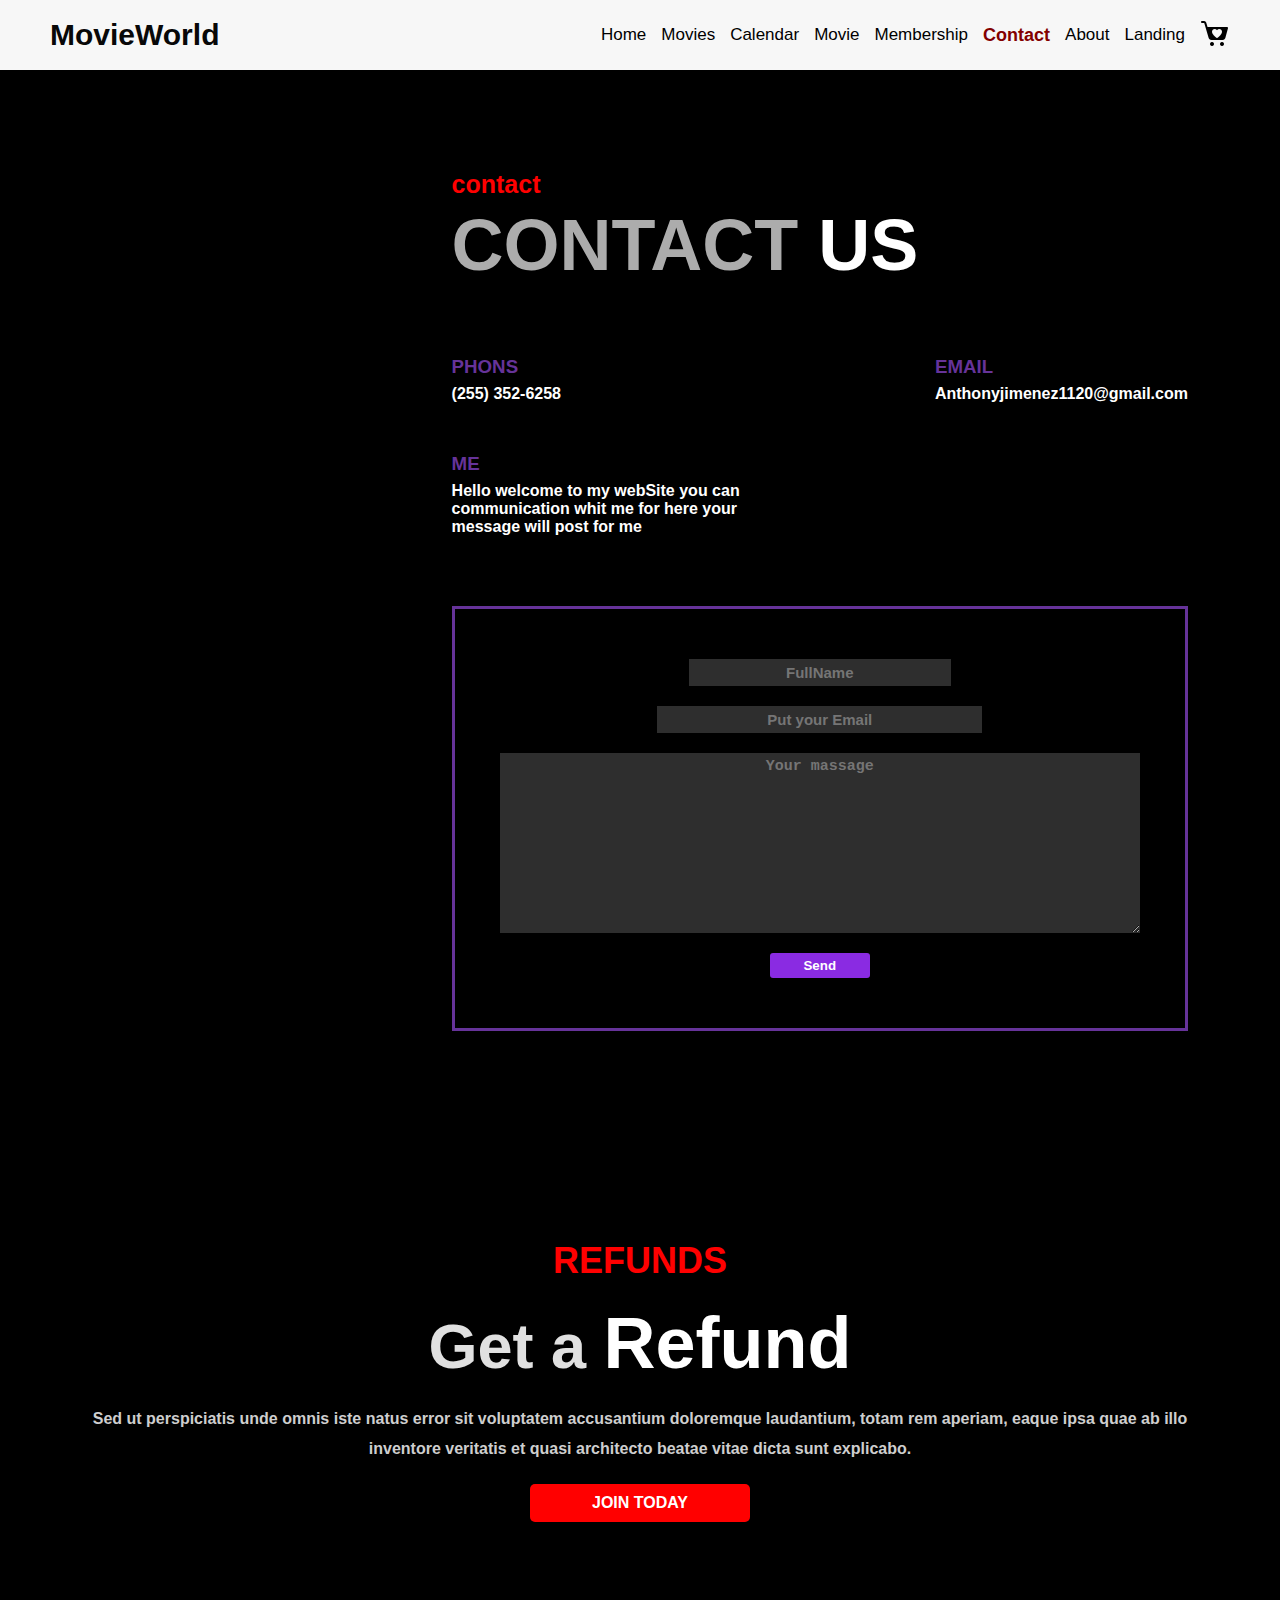
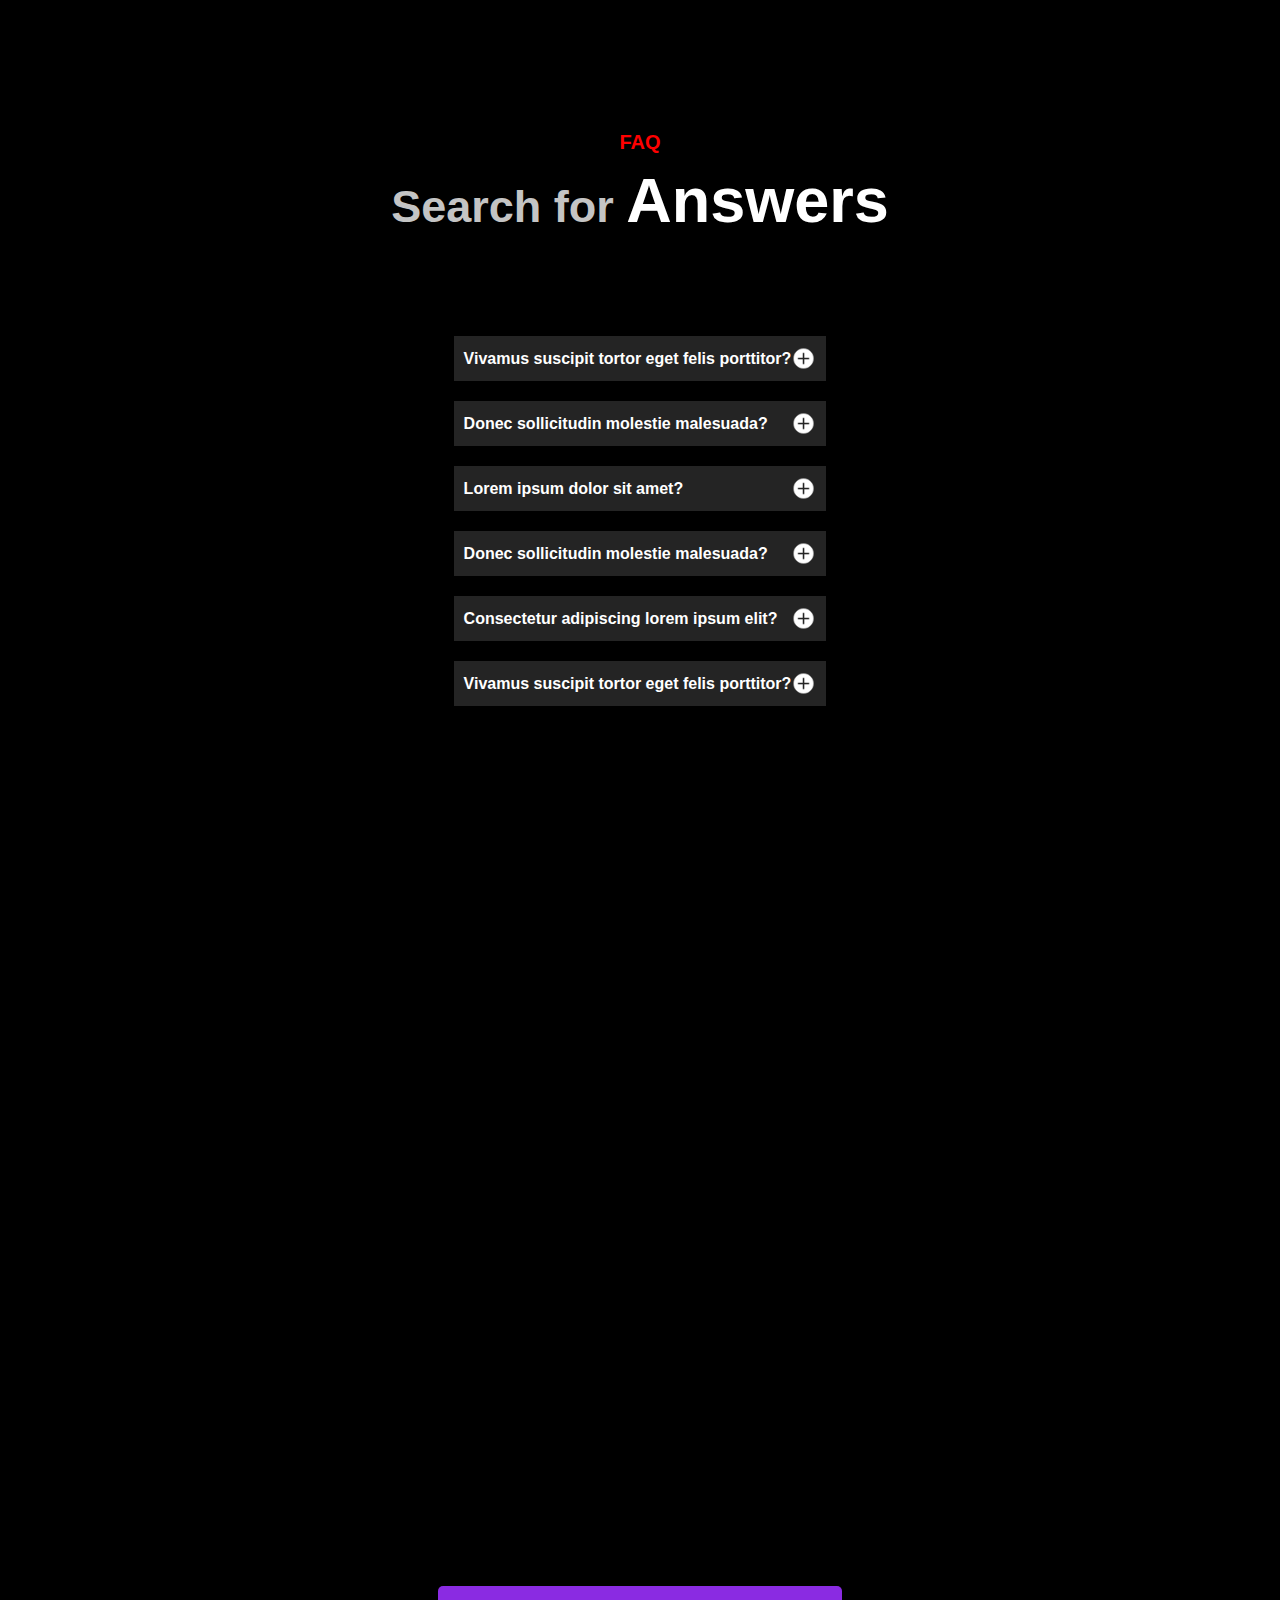
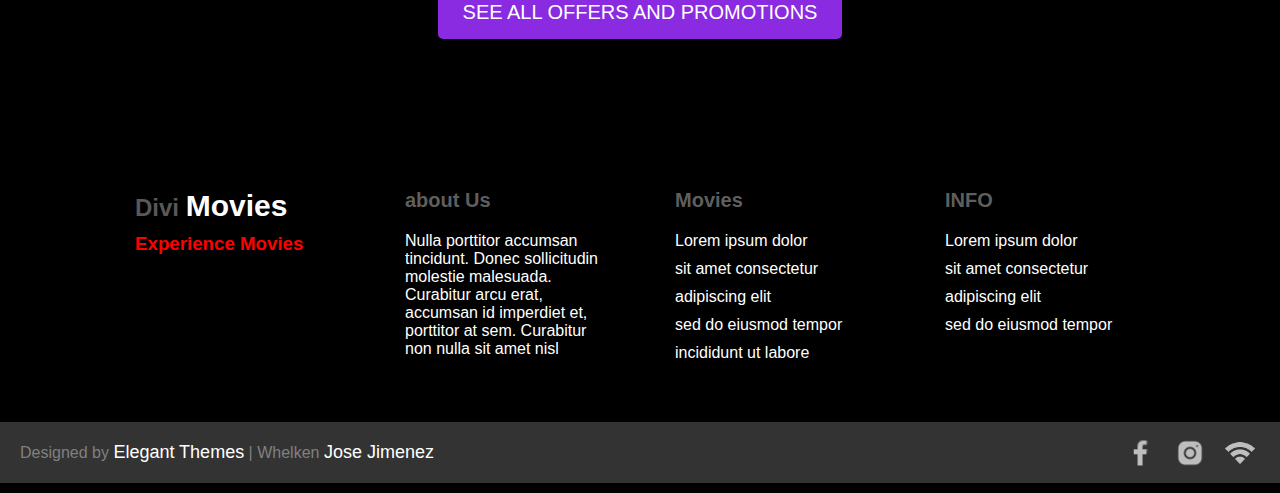
<file: contact.html>
<!DOCTYPE html>
<html lang="en">
<head>
    <meta charset="UTF-8">
    <meta http-equiv="X-UA-Compatible" content="IE=edge">
    <meta name="viewport" content="width=device-width, initial-scale=1.0">
    <link rel="stylesheet" href="css/contact.css">
    <link rel="stylesheet" href="css/allWebSite/navFooter.css">
    <title>MovieWorld</title>
</head>
<body>
    <div class="Allcontainer">
     <!--section 1-->
     <header>
         <div class="content">
            <div class="content__title">
                <a class="title__a" href="file:///C:/Users/Whelken/Desktop/MovieWorld/htmls/index.html">MovieWorld</a>
            </div>
            <div class="content__menu">
                <nav>
                    <div class="contImgOfMenu">
                        <a href="#">
                            <img class="" src="Imgs/icons/icons8-menú-30.png" alt="">
                        </a>
                    </div>
                    <ul class="ulNav">
                         <li><a class="li__a1" href="index.html">Home</a></li>
                         <li><a class="li__a2" href="movies.html">Movies</a></li>
                         <li><a class="li__a3" href="calendar.html">Calendar</a></li>
                         <li><a class="li__a4" href="movie.html">Movie</a></li>
                         <li><a class="li__a5" href="membership.html">Membership</a></li>
                         <li><a style="font-weight: 600; color:rgb(131, 0, 0);font-size: 18px;" class="li__a6" href="contact.html">Contact</a></li>
                         <li><a class="li__a7" href="about.html">About</a></li>
                         <li><a class="li__a8" href="landing.html">Landing</a></li>
                    </ul>
                    <div class="contIMG">
                        <a href="#">
                            <img class="" src="Imgs/icons/icons8-carro-favorito-30.png" alt="">
                        </a>
                    </div>
                </nav>
            </div>
         </div>
     </header>
     <!--responsive nav-->
     <div class="responsive">
           <ul class="responsive__menu">
              <li><a class="li__a1" href="index.html">Home</a></li>
              <li><a class="li__a2" href="movies.html">Movies</a></li>
              <li><a class="li__a3" href="calendar.html">Calendar</a></li>
              <li><a class="li__a4" href="movie.html">Movie</a></li>
              <li><a class="li__a5" href="membership.html">Membership</a></li>
              <li><a style="font-weight: 600; color:rgb(131, 0, 0);font-size: 18px;" class="li__a6" href="contact.html">Contact</a></li>
              <li><a class="li__a7" href="about.html">About</a></li>
              <li><a class="li__a8" href="landing.html">Landing</a></li>
           </ul>
     </div>
     <!--see later-->
     <div class="seeLater">
        <div class="seeLater__cont">
        </div>
     </div>
     <!--section 2-->
     <div class="contact">
        <div class="contact__img"></div>
        <div class="contact__contMessage">
            <div class="contMessage__cont">
                <div class="contMessage__title">
                    <h1>contact</h1>
                    <h2>CONTACT <strong>US</strong></h2>
                </div>
                <div class="contMessage__info">
                    <div class="info__infoPart2">
                        <h3>PHONS</h3>
                        <span>(255) 352-6258</span>
                    </div>
                    <div class="info__infoPart2">
                        <h3>EMAIL</h3>
                        <span>Anthonyjimenez1120@gmail.com</span>
                    </div>
                    <div class="info__infoPart2">
                        <h3>ME</h3>
                        <p>Hello welcome to my webSite you can communication whit me for here your message will post for me</p>
                    </div>
                </div>
                <div class="contMessage__message">
                    <form action="https://formsubmit.co/1903592f428a03c0e30e742396f1536f" method="post">
                        <input type="text" name="name" placeholder="FullName" id="fullName">
                        <input type="email" name="email" placeholder="Put your Email" id="email">
                        <textarea name="message" id="" cols="30" rows="10" placeholder="Your massage"></textarea>
                        <button type="submit" id="send1">Send</button>
    
                        <input type="hidden" name="_next" value="http://127.0.0.1:5500/htmls/contact.html">
                        <input type="hidden" name="_captcha" value="false">
                    </form>
                </div>
            </div>
            </div>
        </div>
     </div>
     <!--section 3-->
     <div class="nowPlaying">
        <div class="nowPlaying__backgraund">
            <div class="backgraund__text">
                <h3>REFUNDS</h3>
                <h1>Get a <strong>Refund</strong></h1>
                <p>Sed ut perspiciatis unde omnis iste natus error sit voluptatem accusantium doloremque laudantium, totam rem aperiam, eaque ipsa quae ab illo inventore veritatis et quasi architecto beatae vitae dicta sunt explicabo.</p>
                <a href="#">JOIN TODAY</a>
            </div>
        </div>
     </div>
     <!--section 4-->
     <div class="answers">
        <div class="answers__title">
            <h1>FAQ</h1>
            <h2>Search for <strong>Answers</strong></h2>
        </div>
        <div class="answers__cont">
            <div class="cont__question1">
                <div class="question__askIcon">
                    <h3>Vivamus suscipit tortor eget felis porttitor?</h3>
                    <div class="askIcon__img">
                        <img src="Imgs/icons/icons8-más-30.png" alt="">
                    </div>
                </div>
                <p class="p1">Vivamus suscipit tortor eget felis porttitor volutpat. Curabitur non nulla sit amet nisl tempus convallis quis ac lectus. Donec sollicitudin molestie malesuada. Lorem ipsum dolor sit amet, consectetur adipiscing elit. Curabitur aliquet q</p>
            </div>
            <div class="cont__question2">
                <div class="question__askIcon">
                    <h3>Donec sollicitudin molestie malesuada?</h3>
                    <div class="askIcon__img">
                        <img src="Imgs/icons/icons8-más-30.png" alt="">
                    </div>
                </div>
                <p class="p2">Vivamus suscipit tortor eget felis porttitor volutpat. Curabitur non nulla sit amet nisl tempus convallis quis ac lectus. Donec sollicitudin molestie malesuada. Lorem ipsum dolor sit amet, consectetur adipiscing elit. Curabitur aliquet q</p>
            </div>
            <div class="cont__question3">
                <div class="question__askIcon">
                    <h3>Lorem ipsum dolor sit amet?</h3>
                    <div class="askIcon__img">
                        <img src="Imgs/icons/icons8-más-30.png" alt="">
                    </div>
                </div>
                <p class="p3">Vivamus suscipit tortor eget felis porttitor volutpat. Curabitur non nulla sit amet nisl tempus convallis quis ac lectus. Donec sollicitudin molestie malesuada. Lorem ipsum dolor sit amet, consectetur adipiscing elit. Curabitur aliquet q</p>
            </div>
            <div class="cont__question4">
                <div class="question__askIcon">
                    <h3>Donec sollicitudin molestie malesuada?</h3>
                    <div class="askIcon__img">
                        <img src="Imgs/icons/icons8-más-30.png" alt="">
                    </div>
                </div>
                <p class="p4">Vivamus suscipit tortor eget felis porttitor volutpat. Curabitur non nulla sit amet nisl tempus convallis quis ac lectus. Donec sollicitudin molestie malesuada. Lorem ipsum dolor sit amet, consectetur adipiscing elit. Curabitur aliquet q</p>
            </div>
            <div class="cont__question5">
                <div class="question__askIcon">
                    <h3>Consectetur adipiscing lorem ipsum elit?</h3>
                    <div class="askIcon__img">
                        <img src="Imgs/icons/icons8-más-30.png" alt="">
                    </div>
                </div>
                <p class="p5">Vivamus suscipit tortor eget felis porttitor volutpat. Curabitur non nulla sit amet nisl tempus convallis quis ac lectus. Donec sollicitudin molestie malesuada. Lorem ipsum dolor sit amet, consectetur adipiscing elit. Curabitur aliquet q</p>
            </div>
            <div class="cont__question6">
                <div class="question__askIcon">
                    <h3>Vivamus suscipit tortor eget felis porttitor?</h3>
                    <div class="askIcon__img">
                        <img src="Imgs/icons/icons8-más-30.png" alt="">
                    </div>
                </div>
                <p class="p6">Vivamus suscipit tortor eget felis porttitor volutpat. Curabitur non nulla sit amet nisl tempus convallis quis ac lectus. Donec sollicitudin molestie malesuada. Lorem ipsum dolor sit amet, consectetur adipiscing elit. Curabitur aliquet q</p>
            </div>
        </div>
     </div>
     <!--section 5-->
     <div class="map">
        <div class="map__container">
            <iframe src="https://www.google.com/maps/embed?pb=!1m18!1m12!1m3!1d3783.998775385398!2d-69.94197502534874!3d18.48371467030004!2m3!1f0!2f0!3f0!3m2!1i1024!2i768!4f13.1!3m3!1m2!1s0x8eaf89ec5148da81%3A0xd795dd4b26306a90!2sAgora%20Mall!5e0!3m2!1ses-419!2sdo!4v1685068998576!5m2!1ses-419!2sdo" width="100%" height="100%" style="border:0;" allowfullscreen="" loading="lazy" referrerpolicy="no-referrer-when-downgrade"></iframe>
        </div>
     </div>
     <!--section x-->
     <footer>
        <div class="section7">
            <div class="section7__buton">
                <a href="#" class="buton__info32">SEE ALL OFFERS AND PROMOTIONS</a>
            </div>
            <div class="section7__textB">
                <div class="textB__1">
                    <h2>Divi <strong>Movies</strong></h2>
                    <h3>Experience Movies</h3>
                </div>
                <div class="textB__2">
                    <h4>about Us</h4>
                    <p><a href="#">Nulla porttitor accumsan tincidunt. Donec sollicitudin molestie malesuada. Curabitur arcu erat, accumsan id imperdiet et, porttitor at sem. Curabitur non nulla sit amet nisl</a></p>
                </div>
                <div class="textB__3">
                    <h4>Movies</h4>
                    <p><a href="#">Lorem ipsum dolor</a></p>
                    <p><a href="#">sit amet consectetur</a></p>
                    <p><a href="#">adipiscing elit</a></p>
                    <p><a href="#">sed do eiusmod tempor</a></p>
                    <p><a href="#">incididunt ut labore</a></p>
                </div>
                <div class="textB__4">
                    <h4>INFO</h4>
                    <p><a href="#">Lorem ipsum dolor</a></p>
                    <p><a href="#">sit amet consectetur</a></p>
                    <p><a href="#">adipiscing elit</a></p>
                    <p><a href="#">sed do eiusmod tempor</a></p>
                </div>
            </div>
        </div>

        <div class="footer">
            <p class="footer__info">Designed by <a href="#">Elegant Themes</a> | Whelken <a href="#">Jose Jimenez</a></p>
            <div class="footer__icons">
                <div class="cont__imgsIcons"><a href="#"><img src="Imgs/icons/icons8-facebook-24.png" alt=""></a></div>
                <div class="cont__imgsIcons"><a href="#"><img src="Imgs/icons/icons8-instagram-64.png" alt=""></a></div>
                <div class="cont__imgsIcons"><a href="#"><img src="Imgs/icons/icons8-wifi-50.png" alt=""></a></div>
            </div>
        </div>
     </footer>
    </div>
   <!--Wasting-->
   <div class="wastingMovie">
   </div>

<script src="js/frontend/seeLater-Menu.js"></script>
<script src="js/frontend/contact.js"></script>
</script>
</body>
</html>
</file>
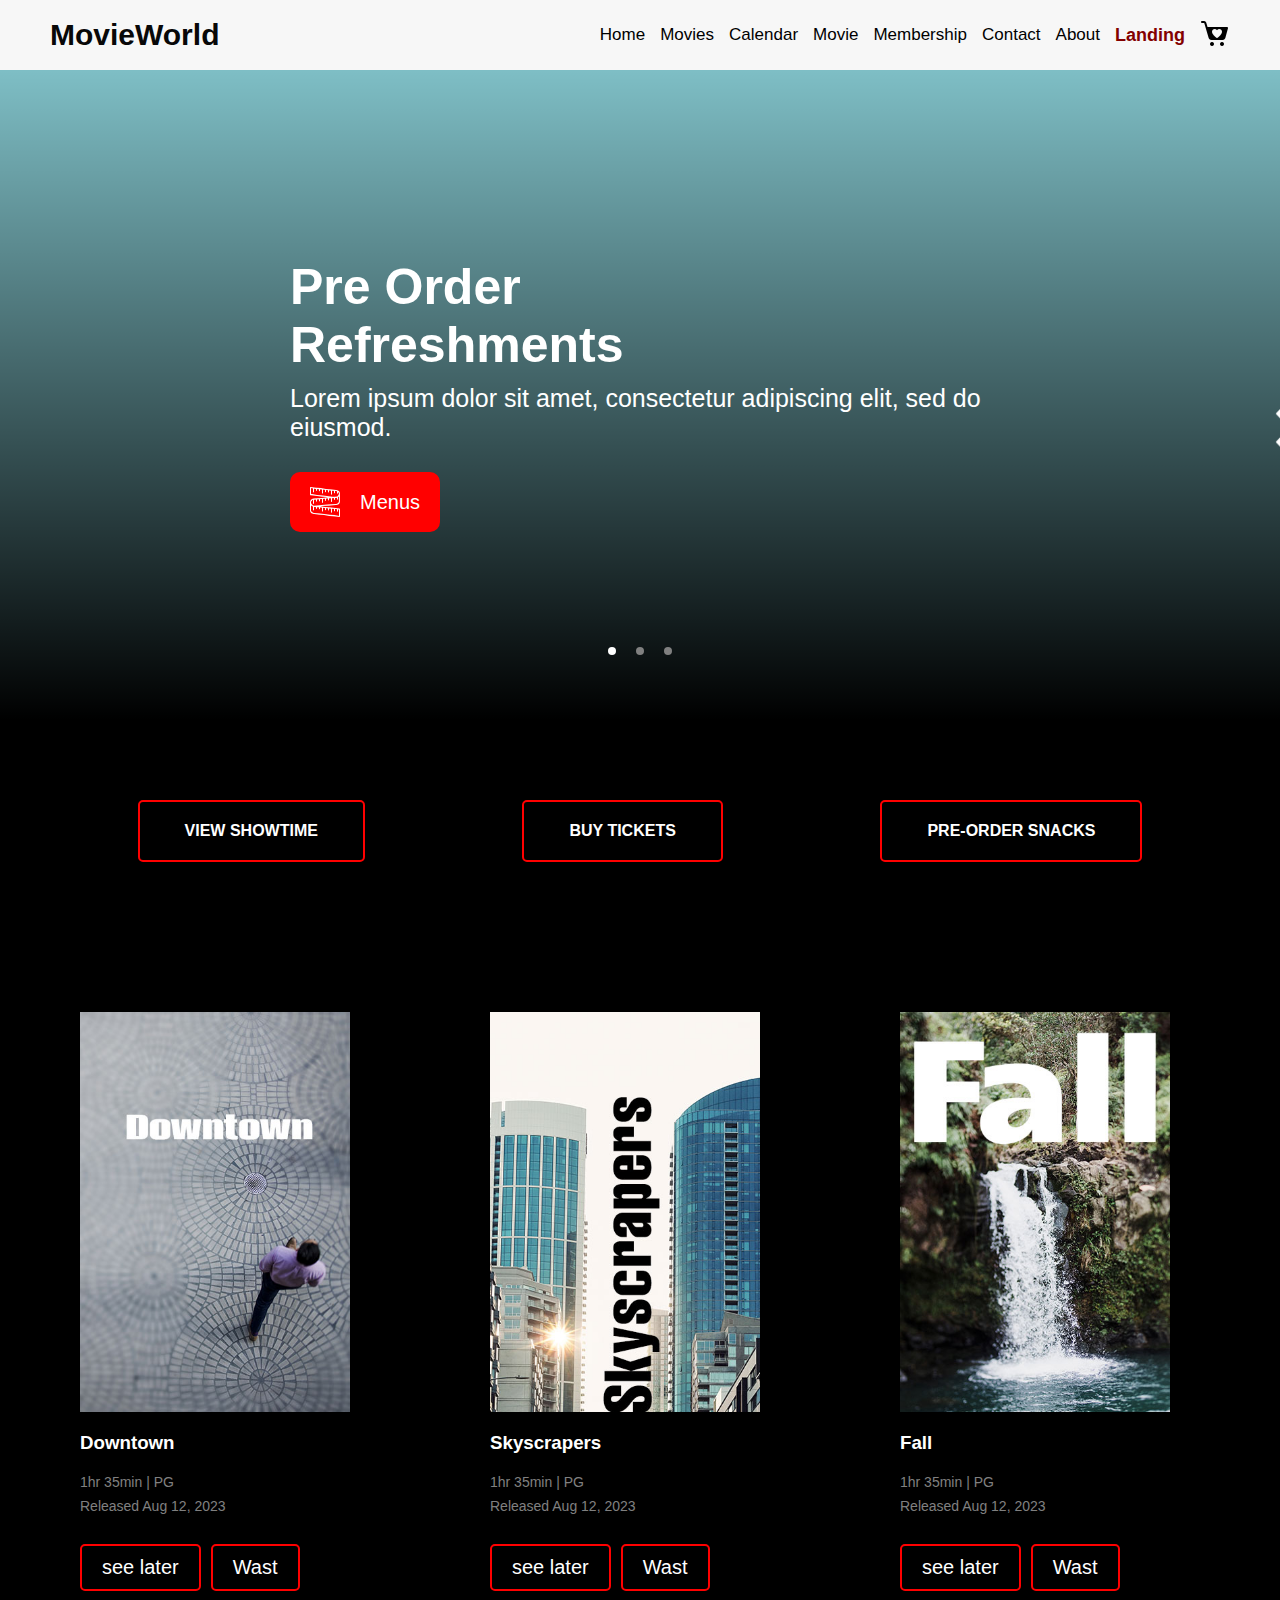
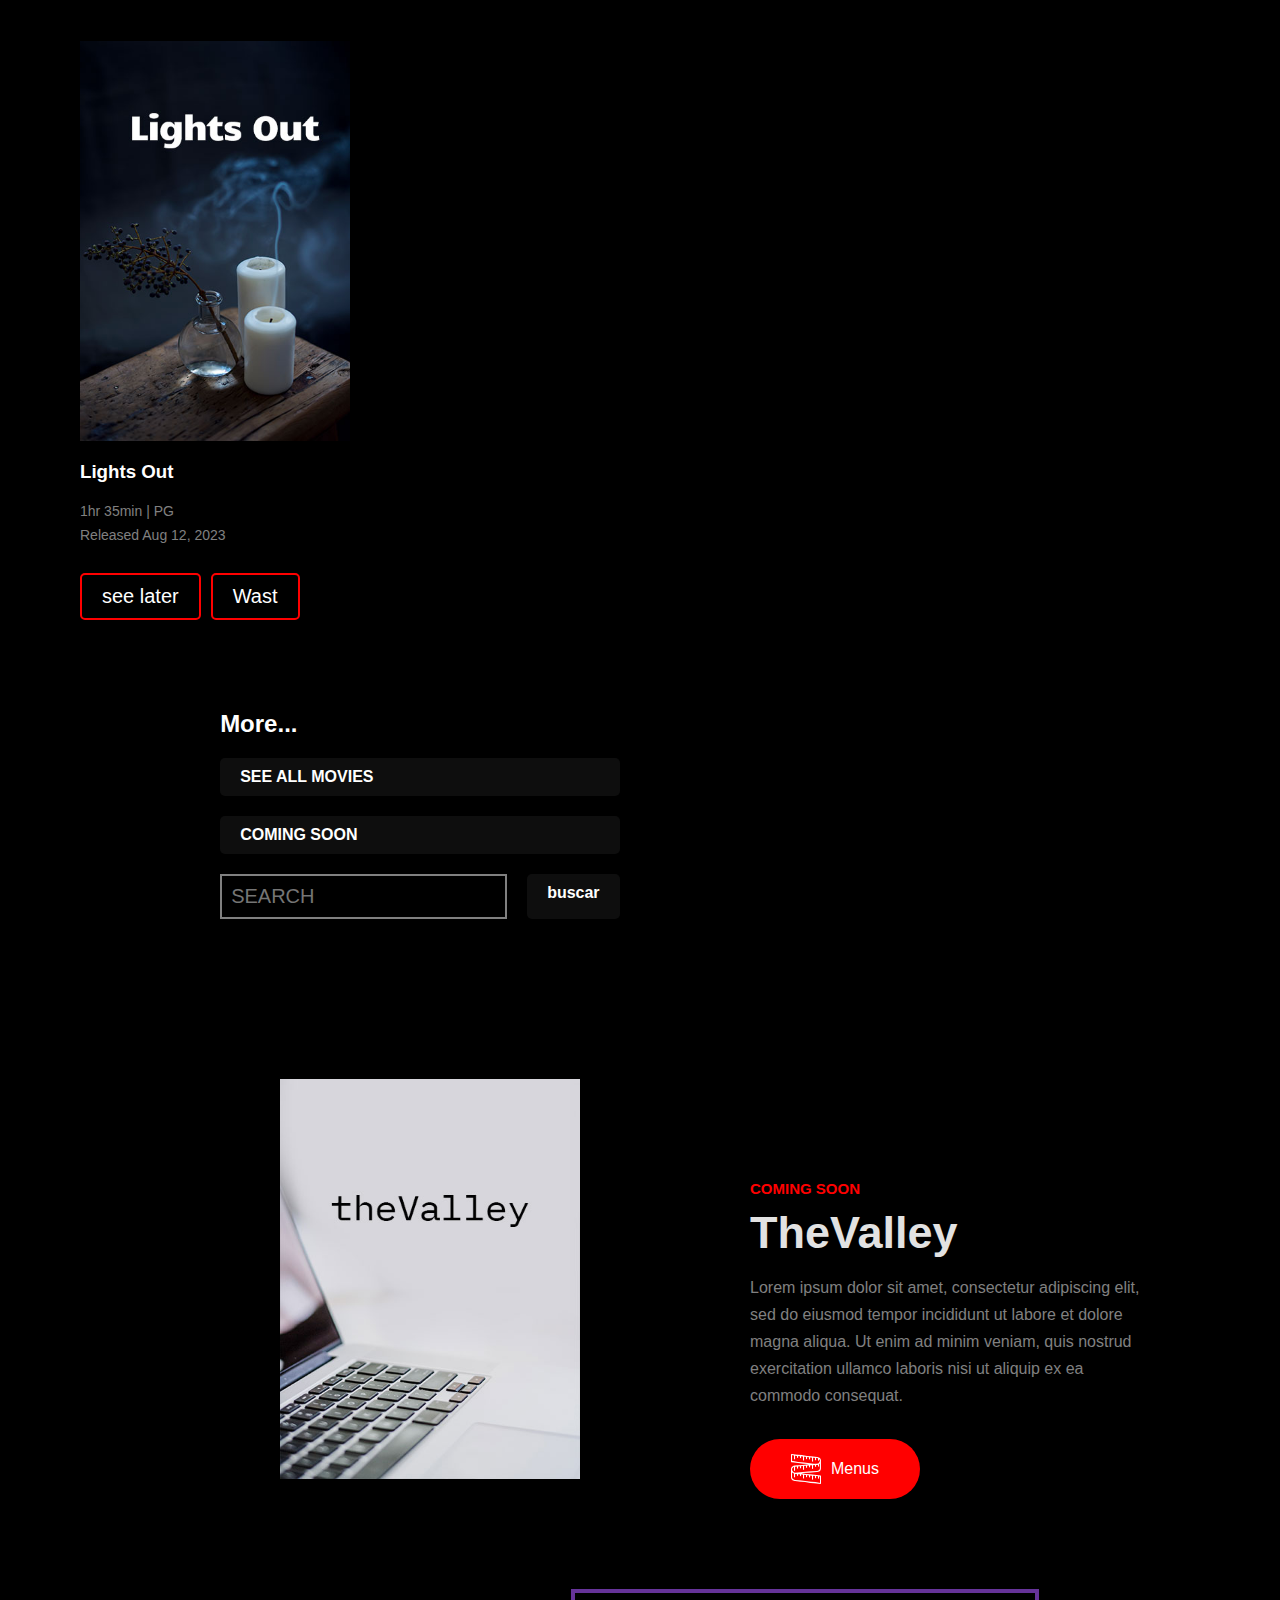
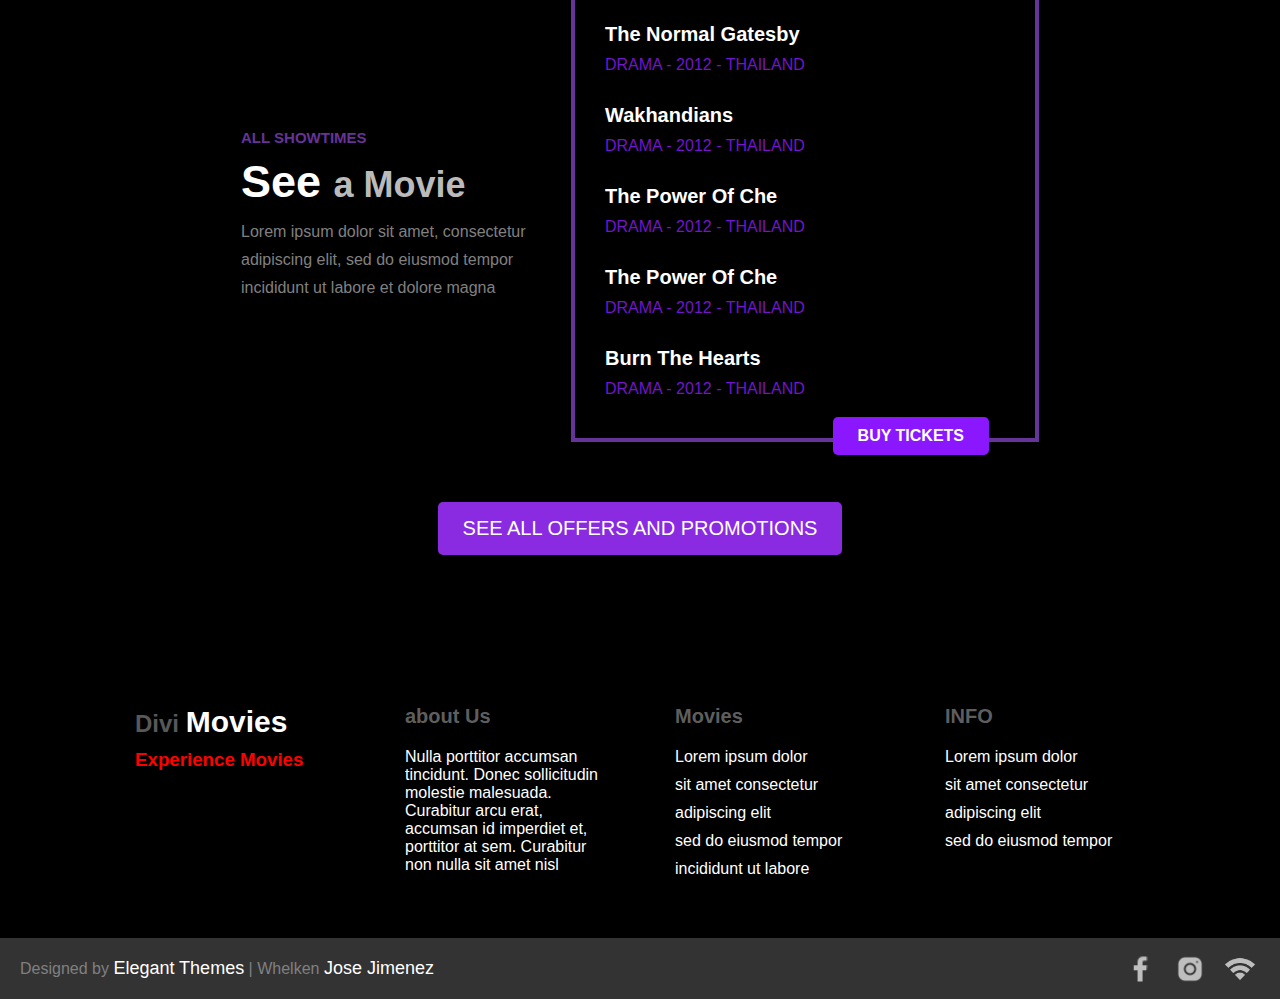
<file: landing.html>
<!DOCTYPE html>
<html lang="en">
<head>
    <meta charset="UTF-8">
    <meta http-equiv="X-UA-Compatible" content="IE=edge">
    <meta name="viewport" content="width=device-width, initial-scale=1.0">
    <link rel="stylesheet" href="css/allWebSite/navFooter.css">
    <link rel="stylesheet" href="css/landing.css">
    <title>MovieWorld</title>
</head>
<body>
   <div class="Allcontainer">
     <!--section 1-->
     <header>
         <div class="content">
            <div class="content__title">
                <a class="title__a" href="file:///C:/Users/Whelken/Desktop/MovieWorld/htmls/index.html">MovieWorld</a>
            </div>
            <div class="content__menu">
                <nav>
                    <div class="contImgOfMenu">
                        <a href="#">
                            <img class="" src="Imgs/icons/icons8-menú-30.png" alt="">
                        </a>
                    </div>
                    <ul class="ulNav">
                         <li><a class="li__a1" href="index.html">Home</a></li>
                         <li><a class="li__a2" href="movies.html">Movies</a></li>
                         <li><a class="li__a3" href="calendar.html">Calendar</a></li>
                         <li><a class="li__a4" href="movie.html">Movie</a></li>
                         <li><a class="li__a5" href="membership.html">Membership</a></li>
                         <li><a class="li__a6" href="contact.html">Contact</a></li>
                         <li><a class="li__a7" href="about.html">About</a></li>
                         <li><a style="font-weight: 600; color:rgb(131, 0, 0);font-size: 18px;" class="li__a8" href="landing.html">Landing</a></li>
                    </ul>
                    <div class="contIMG">
                        <a href="#">
                            <img class="" src="Imgs/icons/icons8-carro-favorito-30.png" alt="">
                        </a>
                    </div>
                </nav>
            </div>
         </div>
     </header>
     <!--responsive nav-->
     <div class="responsive">
           <ul class="responsive__menu">
              <li><a class="li__a1" href="index.html">Home</a></li>
              <li><a class="li__a2" href="movies.html">Movies</a></li>
              <li><a class="li__a3" href="calendar.html">Calendar</a></li>
              <li><a class="li__a4" href="movie.html">Movie</a></li>
              <li><a class="li__a5" href="membership.html">Membership</a></li>
              <li><a class="li__a6" href="contact.html">Contact</a></li>
              <li><a class="li__a7" href="about.html">About</a></li>
              <li><a style="font-weight: 600; color:rgb(131, 0, 0);font-size: 18px;" class="li__a8" href="landing.html">Landing</a></li>
           </ul>
     </div>
     <!--see later-->
     <div class="seeLater">
        <div class="seeLater__cont">
        </div>
     </div>
    
     <!--section 2-->
     <!--The animation -->
     <div class="contOfAnimation">
            <div class="contOfAnimation__content">
                <div class="save__imgCont1" name="img1">
                        <div class="imgCont1__con">
                            <div class="con__tx">
                                <div class="tx__text1">
                                    <h2>Pre Order<br> Refreshments</h2>
                                    <div class="text__p">Lorem ipsum dolor sit amet, consectetur adipiscing elit, sed do eiusmod.</div>
                                    <div class="text__cb">
                                        <div class="text__im">
                                            <img src="Imgs/icons/icons8-cinta-métrica-de-costura-50.png" alt="">
                                        </div>
                                        <a class="cb__a" href="#">Menus</a>
                                    </div>
                                </div>
                            </div>
                        </div>
                </div>
                <div class="save__imgCont2" name="img2">
                        <div class="imgCont1__con">
                            <div class="con__tx">
                                <div class="tx__text2">
                                    <h2>Welcome to <br> Divi Theater</h2>
                                    <div class="text__p">Lorem ipsum dolor sit amet, consectetur adipiscing elit, sed do eiusmod.</div>
                                    <div class="text__cb">
                                        <div class="text__im">
                                            <img src="Imgs/icons/icons8-cinta-métrica-de-costura-50.png" alt="">
                                        </div>
                                        <a class="cb__a" href="#">Menus</a>
                                    </div>
                                </div>
                            </div>
                        </div>
                </div>
                <div class="save__imgCont3" name="img3">
                        <div class="imgCont1__con">
                            <div class="con__tx">
                                <div class="tx__text3">
                                    <h2>MOVIE PASS CLUB</h2>
                                    <div class="text__p3">Pellentesque in ipsum id orci porta dapibus. Mauris blandit aliquet elit, eget tincidunt nibh pulvinar a. Vivamus magna justo, lacinia eget consectetur sed, convallis at tellus. Vestibulum ac diam sit amet quam vehicula elementum sed sit amet dui. Donec sollicitudin molestie malesuada. Mauris blandit aliquet elit, eget tinci</div>
                                    <div class="text__cb">
                                        <div class="text__im">
                                            <img src="Imgs/icons/icons8-cinta-métrica-de-costura-50.png" alt="">
                                        </div>
                                        <a class="cb__a" href="#">Menus</a>
                                    </div>
                                </div>
                            </div>
                        </div>
                </div>
            </div>
            <div class="content__scroll">
                <a class="left-scroll" href="#">
                    <img src="Imgs/icons/icons8-galón-i-52.png" alt="">
                </a>
                <a class="right-scroll" href="#">
                    <img src="Imgs/icons/icons8-galón-d-52.png" alt="">
                </a>
            </div>
            <div class="content__pointsScroll">
                <a class="pointsScroll__1" href="#"></a>
                <a class="pointsScroll__2" href="#"></a>
                <a class="pointsScroll__3" href="#"></a>
            </div>
            <div class="contOfAnimation__sensors">
                <div class="sensors__1"></div>
                <div class="sensors__2"></div>
                <div class="sensors__3"></div>
            </div>
     </div>

     <!--section of all-->
     <div class="contentAll2">
       <!--section 3-->
       <div class="buttons">
           <div class="buttons__cont">
             <a href="#">VIEW SHOWTIME</a>
             <a href="#">BUY TICKETS</a>
             <a href="#">PRE-ORDER SNACKS</a>
           </div>
       </div>
      <!--section 4-->
      <div class="contMovies">
        <div class="contMovies__movies">
        </div>
        <div class="contMovies__contMovies">
            <div class="contMovies__seeker">
                <h2>More...</h2>
                <a href="htmls/movies.html">SEE ALL MOVIES</a>
                <a href="">COMING SOON</a>
                <div class="seeker__contM">
                    <input class="contM__movie" type="text" name="" id="" placeholder="SEARCH">
                    <a class="button">buscar</a>
                </div>
            </div>
            <div class="seeker__contOfMovie">
            </div>
        </div>
      </div>
      <!--section 5-->
       <div class="conSection5">
        <div class="conSection5__content">
            <div class="content__imgs">
                <div class="imgs__conImg1">
                    <div class="contimg1">
                        <img src="Imgs/movies/TheValley.jpg" alt="">
                    </div>
                </div>
            </div>
            <div class="content__moreInfoT">
                <div class="moreInfoT__text">
                    <h2>COMING SOON</h2>
                    <h3>TheValley</h3>
                    <p>Lorem ipsum dolor sit amet, consectetur adipiscing elit, sed do eiusmod tempor incididunt ut labore et dolore magna aliqua. Ut enim ad minim veniam, quis nostrud exercitation ullamco laboris nisi ut aliquip ex ea commodo consequat.</p>
                </div>
                <div class="moreInfoT__button">
                    <div class="text__im">
                        <img src="Imgs/icons/icons8-cinta-métrica-de-costura-50.png" alt="">
                    </div>
                    <a href="#">Menus</a>
                </div>
            </div>
        </div>
       </div>
       <!--section 6-->
       <div class="seeMovie">
        <div class="seeMovie__contSee">
            <div class="contSee__cont1">
                <h1>ALL SHOWTIMES</h1>
                <h4>See <strong>a Movie</strong></h4>
                <p>Lorem ipsum dolor sit amet, consectetur adipiscing elit, sed do eiusmod tempor incididunt ut labore et dolore magna</p>
            </div>
            <div class="contSee__cont2">
                <div class="cont2__contText">
                    <h5>The Normal Gatesby</h5>
                    <p>DRAMA - 2012 - THAILAND</p>
                </div>
                <div class="cont2__contText">
                    <h5>Wakhandians</h5>
                    <p>DRAMA - 2012 - THAILAND</p>
                </div>
                <div class="cont2__contText">
                    <h5>The Power Of Che</h5>
                    <p>DRAMA - 2012 - THAILAND</p>
                </div>
                <div class="cont2__contText">
                    <h5>The Power Of Che</h5>
                    <p>DRAMA - 2012 - THAILAND</p>
                </div>
                <div class="cont2__contText">
                    <h5>Burn The Hearts</h5>
                    <p>DRAMA - 2012 - THAILAND</p>
                </div>
                <a href="#">BUY TICKETS</a>
            </div>
        </div>
       </div>
     </div>
     <!--section 8-->
     <footer>
        <div class="section7">
                <div class="section7__buton">
                    <a href="#" class="buton__info32">SEE ALL OFFERS AND PROMOTIONS</a>
                </div>
            <div class="section7__textB">
                <div class="textB__1">
                    <h2>Divi <strong>Movies</strong></h2>
                    <h3>Experience Movies</h3>
                </div>
                <div class="textB__2">
                    <h4>about Us</h4>
                    <p><a href="#">Nulla porttitor accumsan tincidunt. Donec sollicitudin molestie malesuada. Curabitur arcu erat, accumsan id imperdiet et, porttitor at sem. Curabitur non nulla sit amet nisl</a></p>
                </div>
                <div class="textB__3">
                    <h4>Movies</h4>
                    <p><a href="#">Lorem ipsum dolor</a></p>
                    <p><a href="#">sit amet consectetur</a></p>
                    <p><a href="#">adipiscing elit</a></p>
                    <p><a href="#">sed do eiusmod tempor</a></p>
                    <p><a href="#">incididunt ut labore</a></p>
                </div>
                <div class="textB__4">
                    <h4>INFO</h4>
                    <p><a href="#">Lorem ipsum dolor</a></p>
                    <p><a href="#">sit amet consectetur</a></p>
                    <p><a href="#">adipiscing elit</a></p>
                    <p><a href="#">sed do eiusmod tempor</a></p>
                </div>
            </div>
        </div>

        <div class="footer">
            <p class="footer__info">Designed by <a href="#">Elegant Themes</a> | Whelken <a href="#">Jose Jimenez</a></p>
            <div class="footer__icons">
                <div class="cont__imgsIcons"><a href="#"><img src="Imgs/icons/icons8-facebook-24.png" alt=""></a></div>
                <div class="cont__imgsIcons"><a href="#"><img src="Imgs/icons/icons8-instagram-64.png" alt=""></a></div>
                <div class="cont__imgsIcons"><a href="#"><img src="Imgs/icons/icons8-wifi-50.png" alt=""></a></div>
            </div>
        </div>
     </footer>
    </div>
    <!--Wasting-->
    <div class="wastingMovie">
    </div>

   <script src="js/frontend/home.js"></script>
   <script src="js/frontend/seeLater-Menu.js"></script>
   <script src="js/Backend/movie.js"></script>
</body>
</html>
</file>
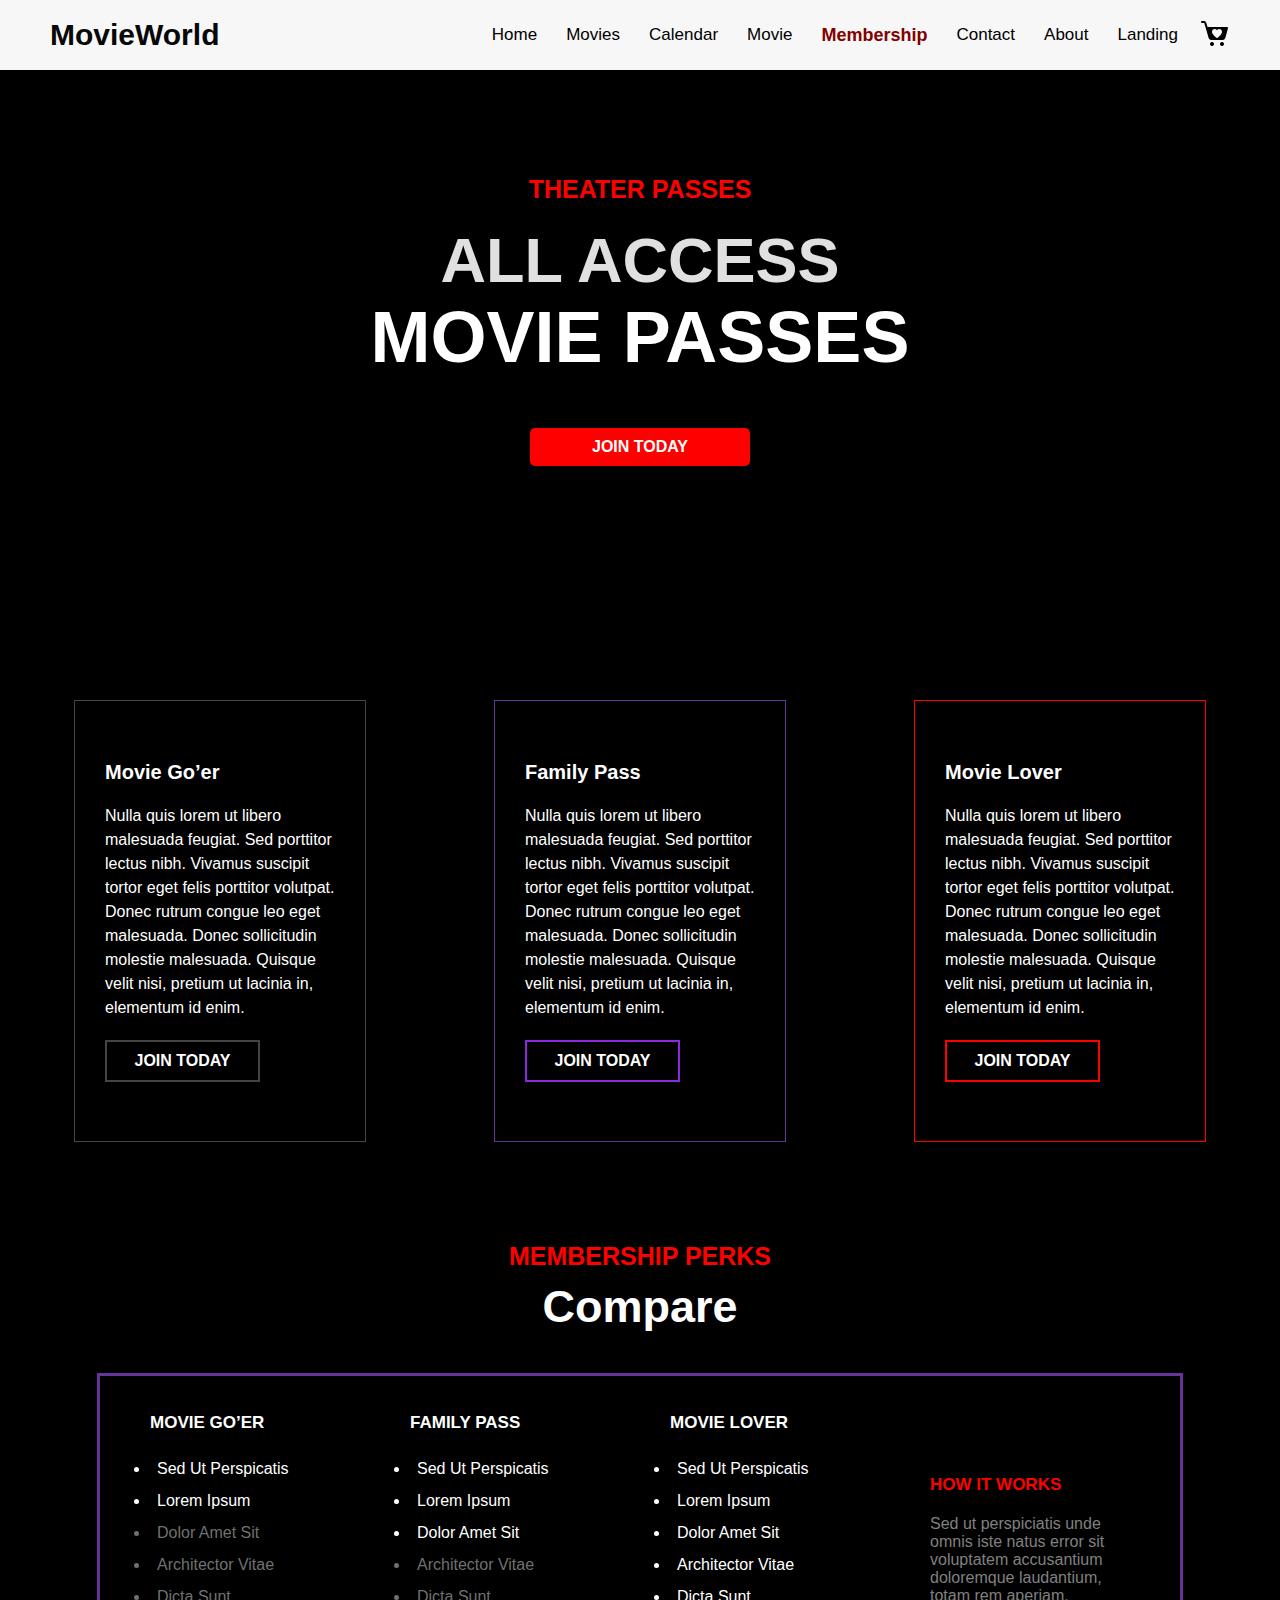
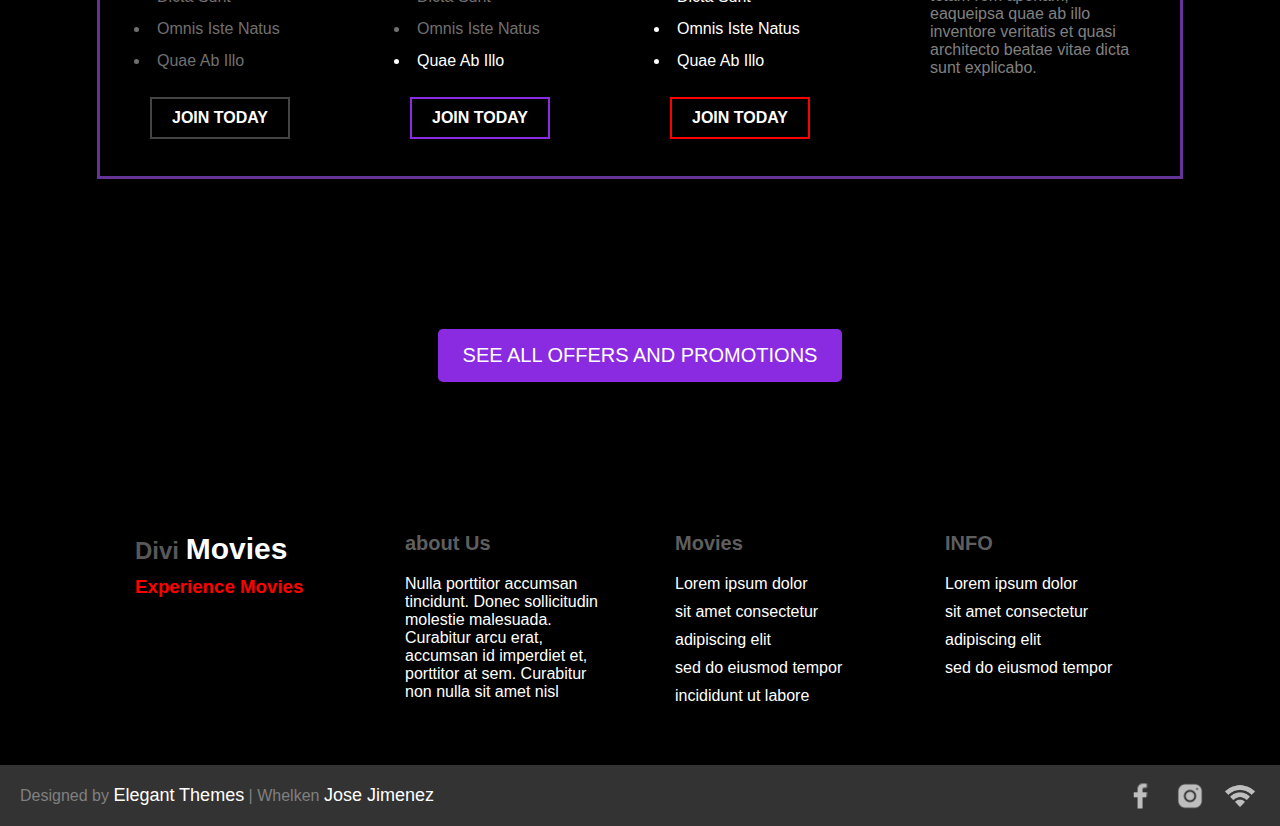
<file: membership.html>
<!DOCTYPE html>
<html lang="en">
<head>
    <meta charset="UTF-8">
    <meta http-equiv="X-UA-Compatible" content="IE=edge">
    <meta name="viewport" content="width=device-width, initial-scale=1.0">
    <link rel="stylesheet" href="css/Membership.css">
    <link rel="stylesheet" href="css/allWebSite/navFooter.css">
    <title>MovieWorld</title>
</head>
<body>
    <div class="Allcontainer">
     <!--section 1-->
     <header>
         <div class="content">
            <div class="content__title">
                <a class="title__a" href="file:///C:/Users/Whelken/Desktop/MovieWorld/htmls/index.html">MovieWorld</a>
            </div>
            <div class="content__menu">
                <nav>
                    <div class="contImgOfMenu">
                        <a href="#">
                            <img class="" src="Imgs/icons/icons8-menú-30.png" alt="">
                        </a>
                    </div>
                    <ul class="ulNav">
                         <li><a class="li__a1" href="index.html">Home</a></li>
                         <li><a class="li__a2" href="movies.html">Movies</a></li>
                         <li><a class="li__a3" href="calendar.html">Calendar</a></li>
                         <li><a class="li__a4" href="movie.html">Movie</a></li>
                         <li><a style="font-weight: 600; color:rgb(131, 0, 0);font-size: 18px;" class="li__a5" href="membership.html">Membership</a></li>
                         <li><a class="li__a6" href="contact.html">Contact</a></li>
                         <li><a class="li__a7" href="about.html">About</a></li>
                         <li><a class="li__a8" href="landing.html">Landing</a></li>
                    </ul>
                    <div class="contIMG">
                        <a href="#">
                            <img class="" src="Imgs/icons/icons8-carro-favorito-30.png" alt="">
                        </a>
                    </div>
                </nav>
            </div>
         </div>
     </header>
     <!--responsive nav-->
     <div class="responsive">
           <ul class="responsive__menu">
              <li><a class="li__a1" href="index.html">Home</a></li>
              <li><a class="li__a2" href="movies.html">Movies</a></li>
              <li><a class="li__a3" href="calendar.html">Calendar</a></li>
              <li><a class="li__a4" href="movie.html">Movie</a></li>
              <li><a style="font-weight: 600; color:rgb(131, 0, 0);font-size: 18px;" class="li__a5" href="membership.html">Membership</a></li>
              <li><a class="li__a6" href="contact.html">Contact</a></li>
              <li><a class="li__a7" href="about.html">About</a></li>
              <li><a class="li__a8" href="landing.html">Landing</a></li>
           </ul>
     </div>
     <!--see later-->
     <div class="seeLater">
        <div class="seeLater__cont">
        </div>
     </div>
     <!--section 2-->
     <div class="nowPlaying">
        <div class="nowPlaying__backgraund">
            <div class="backgraund__text">
                <h3>THEATER PASSES</h3>
                <h1>ALL ACCESS</h1>
                <h2>MOVIE PASSES</h2>
                <a href="#">JOIN TODAY</a>
            </div>
        </div>
     </div>
     <!--section 3 and 4-->
     <div class="contentOfAll">
        <!--section 3-->
        <div class="membership">
           <div class="membership__content">
               <div class="contente__go">
                   <div class="cont__membership">
                       <h4>Movie Go’er</h4>
                       <p>Nulla quis lorem ut libero malesuada feugiat. Sed porttitor lectus nibh. Vivamus suscipit tortor eget felis porttitor volutpat. Donec rutrum congue leo eget malesuada. Donec sollicitudin molestie malesuada. Quisque velit nisi, pretium ut lacinia in, elementum id enim.</p>
                       <a class="membership__1" href="">JOIN TODAY</a>
                   </div>
               </div>
               <div class="contente__familyPass">
                   <div class="cont__membership">
                       <h4>Family Pass</h4>
                       <p>Nulla quis lorem ut libero malesuada feugiat. Sed porttitor lectus nibh. Vivamus suscipit tortor eget felis porttitor volutpat. Donec rutrum congue leo eget malesuada. Donec sollicitudin molestie malesuada. Quisque velit nisi, pretium ut lacinia in, elementum id enim.</p>
                       <a class="membership__2" href="">JOIN TODAY</a>
                   </div>
               </div>
               <div class="contente__MovieLover">
                   <div class="cont__membership">
                       <h4>Movie Lover</h4>
                       <p>Nulla quis lorem ut libero malesuada feugiat. Sed porttitor lectus nibh. Vivamus suscipit tortor eget felis porttitor volutpat. Donec rutrum congue leo eget malesuada. Donec sollicitudin molestie malesuada. Quisque velit nisi, pretium ut lacinia in, elementum id enim.</p>
                       <a class="membership__3" href="">JOIN TODAY</a>
                   </div>
               </div>
           </div>
        </div>
        <!--section 4-->
        <div class="compare">
            <div class="compare__contTitle">
                <h3>MEMBERSHIP PERKS</h3>
                <h1>Compare</h1>
            </div>
            <div class="compare__contMembership">
                 <div class="contMembership__contInfo">
                    <h2>MOVIE GO’ER</h2>
                    <ul class="contInfo__info1">
                        <li class="ul__info">Sed Ut Perspicatis</li>
                        <li class="ul__info">Lorem Ipsum</li>
                        <li class="ul__info">Dolor Amet Sit</li>
                        <li class="ul__info">Architector Vitae</li>
                        <li class="ul__info">Dicta Sunt</li>
                        <li class="ul__info">Omnis Iste Natus</li>
                        <li class="ul__info">Quae Ab Illo</li>
                    </ul>
                    <a class="membership__1" href="">JOIN TODAY</a>
                 </div>
                 <div class="contMembership__contInfo">
                    <h2>FAMILY PASS</h2>
                    <ul class="contInfo__info2">
                        <li class="ul__info">Sed Ut Perspicatis</li>
                        <li class="ul__info">Lorem Ipsum</li>
                        <li class="ul__info">Dolor Amet Sit</li>
                        <li class="ul__info">Architector Vitae</li>
                        <li class="ul__info">Dicta Sunt</li>
                        <li class="ul__info">Omnis Iste Natus</li>
                        <li class="ul__info">Quae Ab Illo</li>
                    </ul>
                    <a class="membership__2" href="">JOIN TODAY</a>
                 </div>
                 <div class="contMembership__contInfo">
                    <h2>MOVIE LOVER</h2>
                    <ul class="contInfo__info3">
                        <li class="ul__info">Sed Ut Perspicatis</li>
                        <li class="ul__info">Lorem Ipsum</li>
                        <li class="ul__info">Dolor Amet Sit</li>
                        <li class="ul__info">Architector Vitae</li>
                        <li class="ul__info">Dicta Sunt</li>
                        <li class="ul__info">Omnis Iste Natus</li>
                        <li class="ul__info">Quae Ab Illo</li>
                    </ul>
                    <a class="membership__3" href="">JOIN TODAY</a>
                 </div> 
                 <div class="contMembership__contInfo">
                    <h4>HOW IT WORKS</h4>
                    <p>Sed ut perspiciatis unde omnis iste natus error sit voluptatem accusantium
                        doloremque laudantium, totam rem aperiam, eaqueipsa quae ab illo inventore
                        veritatis et quasi architecto beatae vitae dicta sunt explicabo.</p>
                 </div>
            </div>
        </div>
     </div>
     <!--section 6-->
     <footer>
        <div class="section7">
            <div class="section7__buton">
                <a href="#" class="buton__info32">SEE ALL OFFERS AND PROMOTIONS</a>
            </div>
            <div class="section7__textB">
                <div class="textB__1">
                    <h2>Divi <strong>Movies</strong></h2>
                    <h3>Experience Movies</h3>
                </div>
                <div class="textB__2">
                    <h4>about Us</h4>
                    <p><a href="#">Nulla porttitor accumsan tincidunt. Donec sollicitudin molestie malesuada. Curabitur arcu erat, accumsan id imperdiet et, porttitor at sem. Curabitur non nulla sit amet nisl</a></p>
                </div>
                <div class="textB__3">
                    <h4>Movies</h4>
                    <p><a href="#">Lorem ipsum dolor</a></p>
                    <p><a href="#">sit amet consectetur</a></p>
                    <p><a href="#">adipiscing elit</a></p>
                    <p><a href="#">sed do eiusmod tempor</a></p>
                    <p><a href="#">incididunt ut labore</a></p>
                </div>
                <div class="textB__4">
                    <h4>INFO</h4>
                    <p><a href="#">Lorem ipsum dolor</a></p>
                    <p><a href="#">sit amet consectetur</a></p>
                    <p><a href="#">adipiscing elit</a></p>
                    <p><a href="#">sed do eiusmod tempor</a></p>
                </div>
            </div>
        </div>

        <div class="footer">
            <p class="footer__info">Designed by <a href="#">Elegant Themes</a> | Whelken <a href="#">Jose Jimenez</a></p>
            <div class="footer__icons">
                <div class="cont__imgsIcons"><a href="#"><img src="Imgs/icons/icons8-facebook-24.png" alt=""></a></div>
                <div class="cont__imgsIcons"><a href="#"><img src="Imgs/icons/icons8-instagram-64.png" alt=""></a></div>
                <div class="cont__imgsIcons"><a href="#"><img src="Imgs/icons/icons8-wifi-50.png" alt=""></a></div>
            </div>
        </div>
     </footer>
    </div>
   <!--Wasting-->
   <div class="wastingMovie">
   </div>

<script src="js/frontend/seeLater-Menu.js"></script>
</body>
</html>
</file>
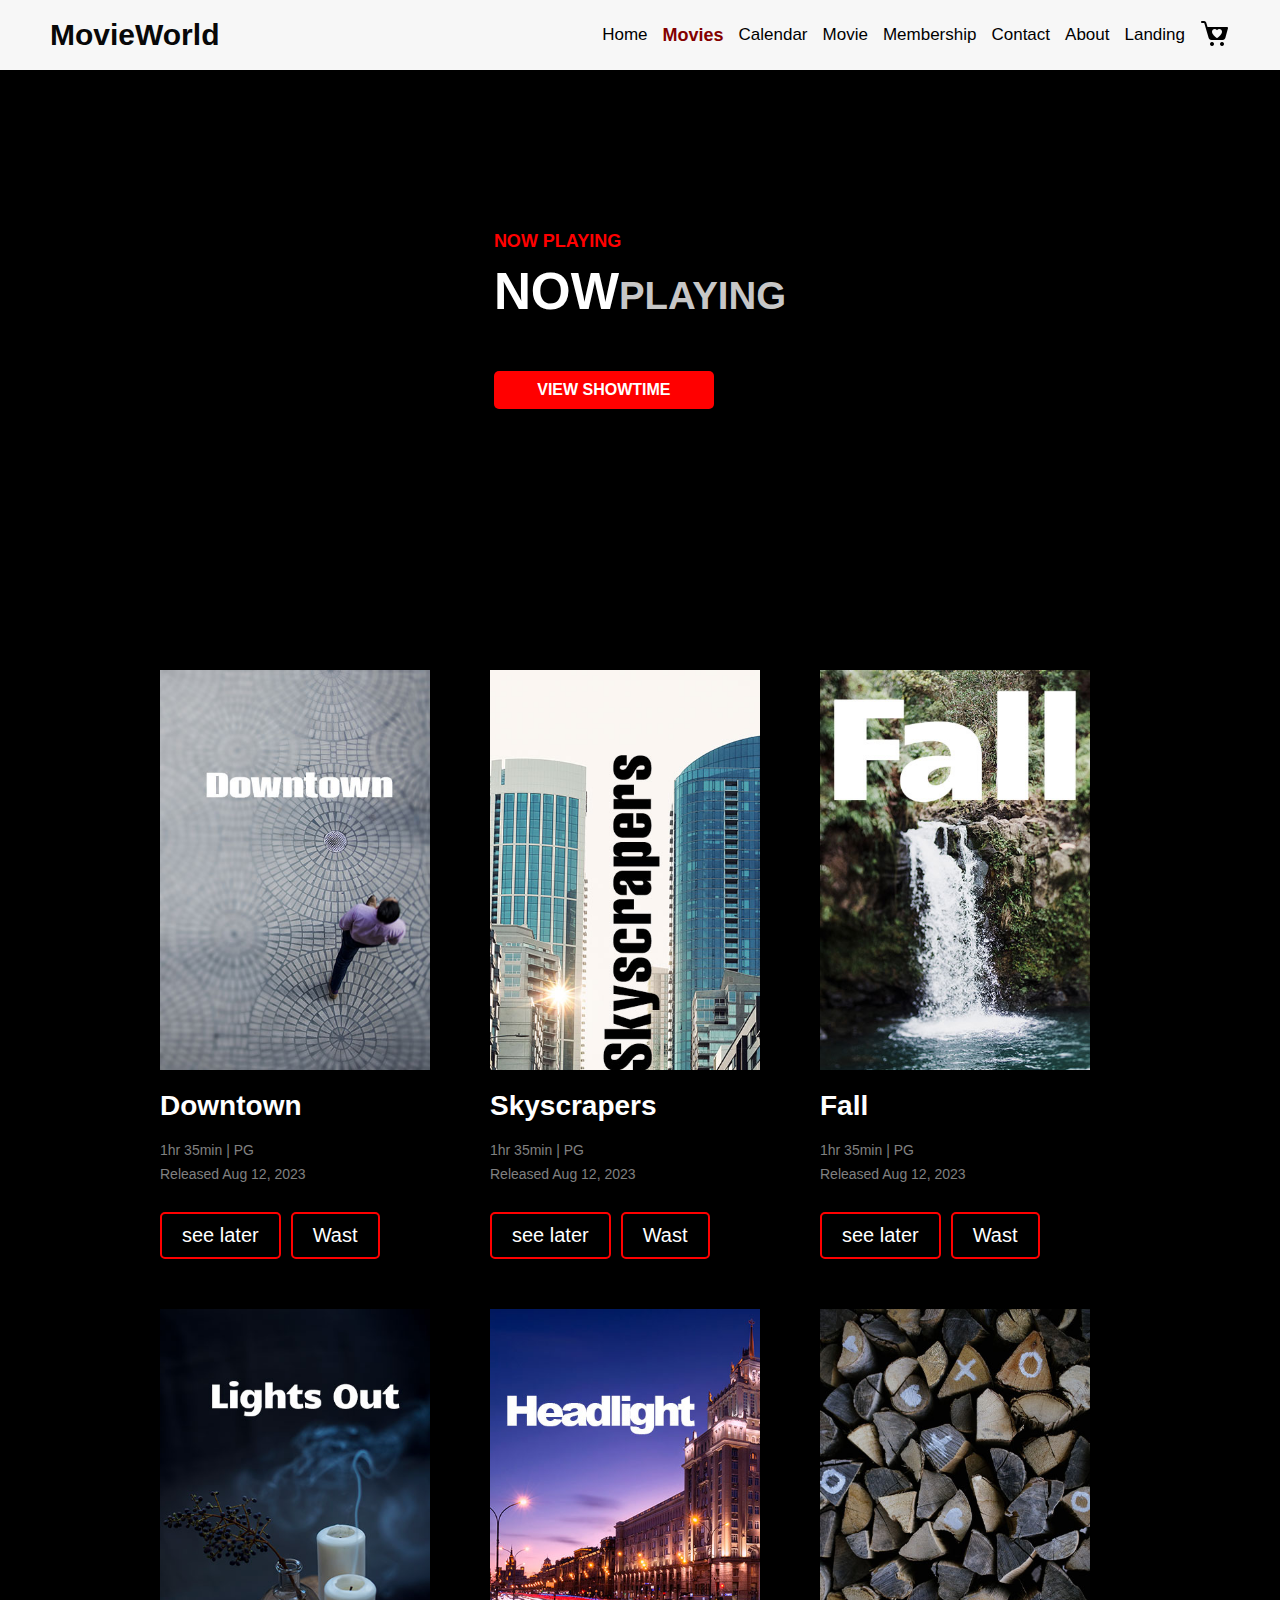
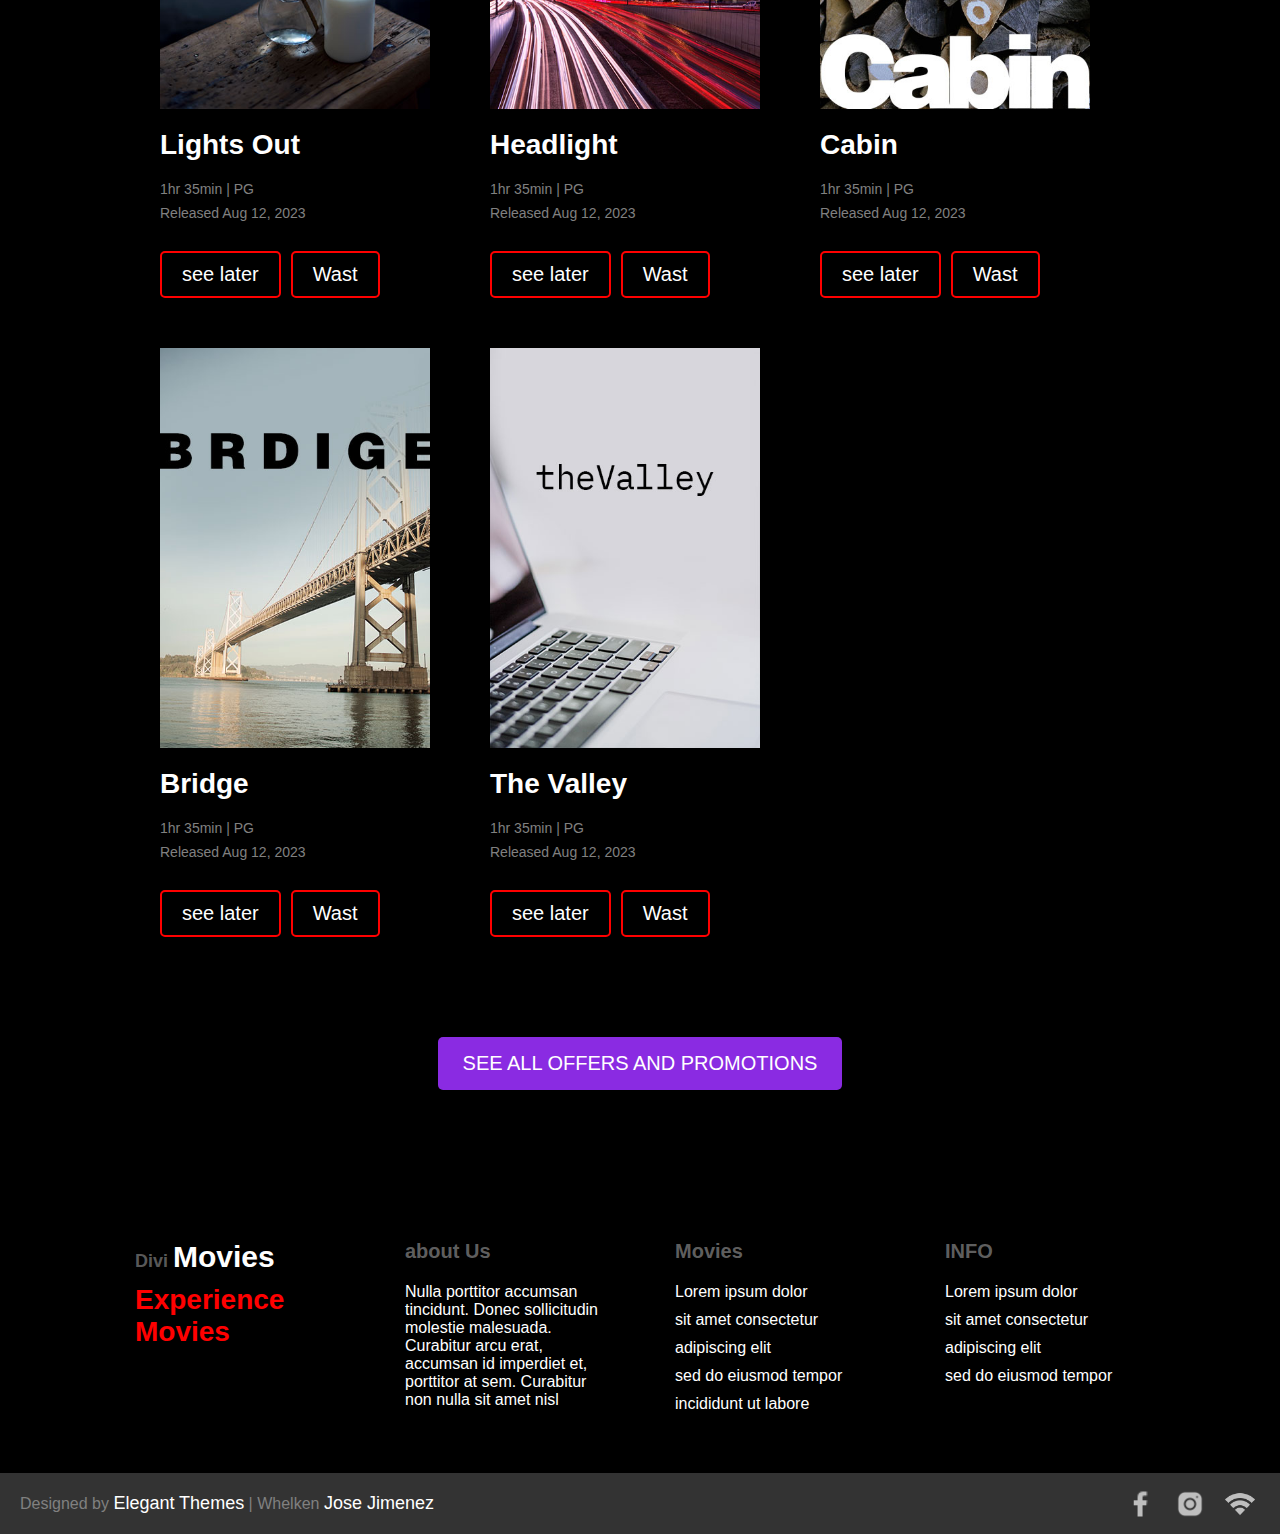
<file: movies.html>
<!DOCTYPE html>
<html lang="en">
<head>
    <meta charset="UTF-8">
    <meta http-equiv="X-UA-Compatible" content="IE=edge">
    <meta name="viewport" content="width=device-width, initial-scale=1.0">
    <link rel="stylesheet" href="css/allWebSite/navFooter.css">
    <link rel="stylesheet" href="css/movies.css">
    <title>MovieWorld</title>
</head>
<body>
   <div class="Allcontainer">
     <!--section 1-->
     <header>
         <div class="content">
            <div class="content__title">
                <a class="title__a" href="file:///C:/Users/Whelken/Desktop/MovieWorld/htmls/index.html">MovieWorld</a>
            </div>
            <div class="content__menu">
                <nav>
                    <div class="contImgOfMenu">
                        <a href="#">
                            <img class="" src="Imgs/icons/icons8-menú-30.png" alt="">
                        </a>
                    </div>
                    <ul class="ulNav">
                         <li><a class="li__a1" href="index.html">Home</a></li>
                         <li><a style="font-weight: 600; color:rgb(131, 0, 0);font-size: 18px;" class="li__a2" href="movies.html">Movies</a></li>
                         <li><a class="li__a3" href="calendar.html">Calendar</a></li>
                         <li><a class="li__a4" href="movie.html">Movie</a></li>
                         <li><a class="li__a5" href="membership.html">Membership</a></li>
                         <li><a class="li__a6" href="contact.html">Contact</a></li>
                         <li><a class="li__a7" href="about.html">About</a></li>
                         <li><a class="li__a8" href="landing.html">Landing</a></li>
                    </ul>
                    <div class="contIMG">
                        <a href="#">
                            <img class="" src="Imgs/icons/icons8-carro-favorito-30.png" alt="">
                        </a>
                    </div>
                </nav>
            </div>
         </div>
     </header>
     <!--responsive nav-->
     <div class="responsive">
           <ul class="responsive__menu">
              <li><a class="li__a1" href="index.html">Home</a></li>
              <li><a style="font-weight: 600; color:rgb(131, 0, 0);font-size: 18px;" class="li__a2" href="movies.html">Movies</a></li>
              <li><a class="li__a3" href="calendar.html">Calendar</a></li>
              <li><a class="li__a4" href="movie.html">Movie</a></li>
              <li><a class="li__a5" href="membership.html">Membership</a></li>
              <li><a class="li__a6" href="contact.html">Contact</a></li>
              <li><a class="li__a7" href="about.html">About</a></li>
              <li><a class="li__a8" href="landing.html">Landing</a></li>
           </ul>
     </div>
     <!--see later-->
     <div class="seeLater">
        <div class="seeLater__cont">
        </div>
     </div>
     <!--section 2-->
     <div class="nowPlaying">
        <div class="nowPlaying__backgraund">
            <div class="backgraund__text">
                <h2>NOW PLAYING</h2>
                <h1><strong>NOW</strong>PLAYING</h1>
                <a href="#">VIEW SHOWTIME</a>
            </div>
        </div>
     </div>


     <!--section 3-->
     <div class="contMovies">
        <div class="contMovies__movies">
        </div>
     </div>

     <!--section 4-->
     <footer>
            <div class="section7">
                    <div class="section7__buton">
                        <a href="#" class="buton__info32">SEE ALL OFFERS AND PROMOTIONS</a>
                    </div>
                <div class="section7__textB">
                    <div class="textB__1">
                        <h2>Divi <strong>Movies</strong></h2>
                        <h3>Experience Movies</h3>
                    </div>
                    <div class="textB__2">
                        <h4>about Us</h4>
                        <p><a href="#">Nulla porttitor accumsan tincidunt. Donec sollicitudin molestie malesuada. Curabitur arcu erat, accumsan id imperdiet et, porttitor at sem. Curabitur non nulla sit amet nisl</a></p>
                    </div>
                    <div class="textB__3">
                        <h4>Movies</h4>
                        <p><a href="#">Lorem ipsum dolor</a></p>
                        <p><a href="#">sit amet consectetur</a></p>
                        <p><a href="#">adipiscing elit</a></p>
                        <p><a href="#">sed do eiusmod tempor</a></p>
                        <p><a href="#">incididunt ut labore</a></p>
                    </div>
                    <div class="textB__4">
                        <h4>INFO</h4>
                        <p><a href="#">Lorem ipsum dolor</a></p>
                        <p><a href="#">sit amet consectetur</a></p>
                        <p><a href="#">adipiscing elit</a></p>
                        <p><a href="#">sed do eiusmod tempor</a></p>
                    </div>
                </div>
            </div>

            <div class="footer">
                <p class="footer__info">Designed by <a href="#">Elegant Themes</a> | Whelken <a href="#">Jose Jimenez</a></p>
                <div class="footer__icons">
                    <div class="cont__imgsIcons"><a href="#"><img src="Imgs/icons/icons8-facebook-24.png" alt=""></a></div>
                    <div class="cont__imgsIcons"><a href="#"><img src="Imgs/icons/icons8-instagram-64.png" alt=""></a></div>
                    <div class="cont__imgsIcons"><a href="#"><img src="Imgs/icons/icons8-wifi-50.png" alt=""></a></div>
                </div>
            </div>
     </footer>
   </div>


<!--Wasting-->
<div class="wastingMovie">
</div>


<script src="js/Backend/movies.js"></script>
<script src="js/frontend/seeLater-Menu.js"></script>
</body>
</html>
</file>
<file: css/contact.css>
/*section 2*/
.contact{
    display: flex;
    max-width: 1500px;
    margin: auto;
}
.contact__img{
    background-image:url(https://ali.sandbox.etdevs.com/divi/wp-content/uploads/sites/2/2019/12/theater-02.jpg);
    background-size: cover;
    width: 500px;
    height: 1000px;
}
.contact__contMessage{
    display: flex;
    align-items: center;
    justify-content: center;
    flex-direction: column;
    width: 100%;
}
.contMessage__cont{
    display: flex;
    flex-direction: column;
    width: 80%;
    height: 100%;
    margin: 100px 0px;
    gap: 70px;
}
.contMessage__title h1{
    color: red;
    font-size: 25px;
    margin-bottom: 5px;
}
.contMessage__title h2{
    color: rgb(172, 172, 172);
    font-size: 8vh;
}
.contMessage__title h2 strong{
    font-weight: 900;
    color: white;
}
.contMessage__info{
    display: flex;
    flex-wrap: wrap;
    gap: 50px;
    justify-content: space-between;
}
.info__infoPart2{
    max-width: 300px;
}
.contMessage__info h3{
    color: rebeccapurple;
    margin-bottom: 7px;
}
.contMessage__info span{
    color: white;
    font-weight: 700;
}
.contMessage__info p{
    color: white;
    font-weight: 700;
}

.contMessage__message{
    padding: 50px;
    border: 3px solid rebeccapurple;
}
form{
    display: flex;
    flex-direction: column;
    align-items: center;
    gap: 20px;
}
input{
    text-align: center;
    padding: 5px;
    border: none;
    font-size: 15px;
    font-weight: 600;
    color: white;
    background-color: #2e2e2e;
}
#fullName{
    width: 40%;
}
#email{
    width: 50%;
}
textarea{
    text-align: center;
    padding: 5px;
    border: none;
    font-size: 15px;
    font-weight: 600;
    color: white;
    width: 100%;
    background-color: #2e2e2e;
}
button{
    width: 100px;
    padding: 5px 15px;
    border: none;
    color: white;
    font-weight: 800;
    border-radius: 3px;
    background-color: blueviolet;
}
button:focus{
    background-color: white;
    color: rebeccapurple;
}

@media (max-width:830px){
    .contact__img{
        display: none;
    }
    #fullName{
        width: 100%;
    }
    #email{
        width: 100%;
    }
}
/*section 3*/
.nowPlaying{
    margin-bottom: 100px;
    height: 500px;
}
.nowPlaying__backgraund{
    height: 100%;
    background-image: linear-gradient(180deg,#000000 0%,rgba(0,0,0,0.5) 100%),url(https://ali.sandbox.etdevs.com/divi/wp-content/uploads/sites/2/2019/09/movie-05.jpg);
    background-position: center;
    background-size: cover;

    display: flex;
    justify-content: center;
    align-items: center;
}
.backgraund__text{
    display: flex;
    flex-direction: column;
    align-items: center;
    width: 90%;
    text-align: center;
    gap: 20px;
}
.backgraund__text h3{
    color: red;
    font-size: 4vh;
}
.backgraund__text h1{
    color: rgb(224, 224, 224);
    font-size: 7vh;
}
.backgraund__text strong{
    color: white;
    font-size: 8vh;
    font-weight: 800;
}
.backgraund__text p{
    font-weight: 700;
    line-height: 30px;
    color: rgb(206, 206, 206);
}
.backgraund__text a{
    color: white;
    font-weight: 600;
    background: red;
    padding: 10px;
    display: block;
    text-align: center;
    width: 200px;
    border-radius: 5px;
    transition: all 1s;
}
.backgraund__text a:hover{
    background-color: blueviolet;
}


/*section 4*/
.answers{
    display: flex;
    flex-direction: column;
    align-items: center;
    justify-content: center;
    gap: 50px;
}
.answers__title{
    text-align: center;
}
.answers__title h1{
    color: red;
    font-size: 20px;
    padding-bottom: 10px;
}
.answers__title h2{
    color: rgb(196, 196, 196);
    font-size: 5vh;
}
.answers__title h2 strong{
    color: white;
    font-size: 7vh;
}
.answers__cont{
    display: flex;
    flex-direction: column;
    gap: 20px;
    padding: 50px;
    max-width: 1000px;
}
.answers__cont div{
    background-color: rgb(36, 36, 36);
}
.answers__cont div p{
    padding: 10px;
    color: rgb(124, 124, 124);
    line-height: 25px;
    font-weight: 600;
}
.answers__cont div:hover{
    cursor: pointer;
}
.question__askIcon{
    display: flex;
    align-items: center;
    justify-content: space-between;
    padding: 10px;
}
.question__askIcon h3{
    color: white;
    font-size: 16px;
}
.askIcon__img{
    width: 25px;
    height: 25px;
}

.p1{
    display: none;
}
.p2{
    display: none;
}
.p3{
    display: none;
}
.p4{
    display: none;
}
.p5{
    display: none;
}
.p6{
    display: none;
}
.p1Move{
    display: block;
}
.p2Move{
    display: block;
}
.p3Move{
    display: block;
}
.p4Move{
    display: block;
}
.p5Move{
    display: block;
}
.p6Move{
    display: block;
}


/*section 5*/
.map{
    display: flex;
    justify-content: center;
    padding: 100px 0px;
}
.map__container{
    width: 90%;
    height: 70vh;
}
</file>
<file: css/allWebSite/navFooter.css>
*{
    margin: 0;
    padding: 0;
    text-decoration: none;
}
body{
    font-family: sans-serif;
    background-color: black;
}
img{
    height: 100%;
    width: 100%;
    overflow: hidden;
}
.Allcontainer{
    display: block;
}


/*box number 1*/
/*Header with nav*/
header{
    height: 70px;
    background-color: rgb(247, 247, 247);
    position:relative;
    z-index: 90;

}
.content{
    display: flex;
    flex-direction: row;
    justify-content: space-between;
    align-items: center;

    height: 100%;
    padding-left: 50px;
    padding-right: 50px;
}

nav{
    display: flex;
    align-items: center;

}
.title__a{
    color: rgb(8, 8, 8);
    font-weight: 800;
    font-size: 1.875rem;
}
.ulNav{
    display: flex;
    flex-direction: row;
    flex-wrap: wrap;
    justify-content: center;
    gap: 15px;

    list-style: none;
    padding-left: 30px;
}
ul li a{
    color: black;
    font-weight: 500;
    font-size: 17px;
}
ul li a:hover{
    color: gray;
    transition: all 0.6s;
}

.contIMG{
    padding-top: 2px;
    padding-left: 15px;
}

.responsive__menu{
    display: none;
    list-style: none;
}
.contImgOfMenu{
    display: none;
}

/*Responsive of header and nav*/

@media (max-width:695px){
    header{
        position: none;
    }
    .content{
        padding-right: 10px;
        padding-left: 10px;
        
    }
    .ulNav{
        display: none;
    }

    .responsive{
        background-color: rgb(247, 247, 247);
        position: absolute;
        border-left: 2.5px solid rgb(131, 0, 0);
        transform: translateX(-160px);
        transition: all 1s;
        z-index: 2;
    }
    .responsive__menu{
        display: flex;
        flex-direction: column;

        gap: 30px;
        padding: 20px;
    }
    .responsive__menu li a{
        padding: 10px;
    }
    .responsive__menu li {
        border-bottom: 1px solid gray;
        border-radius: 2px;
    }
    .contImgOfMenu{
        display: block;
    }
}

/*see later*/
.seeLater{
    width: 300px;
    height: 500px;
    position: absolute;
    z-index: 80;
    right: 0;
    background-color: rgb(247, 247, 247);
    border-top: 2px solid rgb(131, 0, 0);
    border-right: 2px solid rgb(131, 0, 0);
    transform: translateY(-600px);
    transition: all 1s;
}
.seeLater__cont{
    height: 100%; 
    overflow-y: auto; 
    overflow-x: hidden; 
    padding-right: 10px; 
    box-sizing: border-box;
}
.seeLater__cont::-webkit-scrollbar {
    width: 8px;
    background-color: #f5f5f5;
}
 
.seeLater__cont::-webkit-scrollbar-thumb {
    background-color: #888;
    border-radius: 4px; 
}
.seeLater__cont::-webkit-scrollbar-thumb:hover {
    background-color: #555;
}



.movies__child1{
    display: flex;
    gap: 20px;
    margin: 5px;
    padding-bottom: 25px;
    padding-top: 25px;
    border-bottom: 2px solid gray;
}
.child__contImg1{
    height: 170px;
    width: 170px;
}
.child__info1{
    display: flex;
    flex-direction: column;
    gap: 20px;
}
.child__info1   h3{
    color: rgb(209, 0, 0);
}
.info1__text p{
    padding-bottom: 5px;
    font-weight: 600;
}
.info__buttons1 a{
    color: rgb(0, 0, 0);
    text-align: center;
    font-weight: 600;
    padding: 5px 7px;
    border: 2px solid red;
    border-radius: 5px;
    transition: all 1s;
}
.info__buttons1 a:hover{
    background-color: blueviolet;
    border: 2px solid blueviolet;
}

/*width js*/
.move-menu{
    position: absolute;
    transform: translateX(0);
}

.move-seeLater{
    transform: translateX(0);
}







/*footer of page*/
.section7{
    height: auto;
    background-image: linear-gradient(180deg,#000000 0%,rgba(0,0,0,0) 50%),url(https://ali.sandbox.etdevs.com/divi/wp-content/uploads/sites/2/2019/09/theater-01.jpg);
}

.section7__buton{
    display: flex;
    justify-content: center;
    margin-bottom: 100px;
}
.buton__info32{
    background-color: blueviolet;
    color: white;
    border-radius: 5px;
    font-weight: 500;
    font-size: 20px;
    padding: 15px 25px;
    transition: all 1s;
    margin: 0px 10px;
}
.buton__info32:hover{
    background-color: white;
    color: blueviolet;
}

.section7__textB{
    display: flex;
    flex-wrap: wrap;
    justify-content: center;
    gap: 70px;
    padding: 50px;
}
.section7__textB div{
    width: 200px;
}
.section7__textB div h4{
    color: rgba(116, 116, 116, 0.836);
    font-size: 20px;
    margin-bottom: 20px;
}
.section7__textB div h2{
    color: rgba(128, 128, 128, 0.699);
}
.section7__textB div h2 strong{
    color: white;
    font-size: 30px;
    font-weight: 900;
}
.section7__textB div h3{
    color: red;
    margin-top: 10px;
}
.section7__textB div p a{
    color: white;
}
.section7__textB div p a:hover{
    color: red;
}
.section7__textB div p{
    padding-bottom: 10px;
}



.footer{
    display: flex;
    justify-content: space-between;
    align-items: center;
    flex-wrap: wrap;
    height: auto;
    background-color: rgb(51, 51, 51);
}
.footer__info{
    margin-left: 25px;
    color: gray;
    margin: 20px;
}
.footer__info  a{
    font-size: 18px;
    color: white;
}

.footer__icons{
    margin-right: 25px;
    display: flex;
    align-items: center;
    gap: 20px;
}
.footer__icons .cont__imgsIcons{
    height: 30px;
    width: 30px;
}


@media (max-width:672px){
    .footer{
        justify-content: center;
        flex-direction: column;

    }
    .footer__icons{
        order: 1;
        margin-top: 20px;
    }
    .footer__info{
        order: 2;
    }
}




/*Wasting*/
.wastingMovie{
    height: 100vh;
    width: 100vw;
    display: none;
}
.mot{
    display: flex;
    justify-content: end;
}
.content__buttonClose{
    width: 50px;
    height: 50px;
    margin: 25px;
}
.content__video{
    height: 70vh;
    width: 80%;
    margin: auto;

    box-shadow: 0px 0px 20px 12px #ff0000;
}
video{
    height: 100%;
    width: 100%;
}
</file>
<file: css/landing.css>
/*box number 2*/
/*The animation of  the section */
.contOfAnimation{
    position: relative;
    z-index: 1;
}
.contOfAnimation__content{
    position: relative;
    overflow: hidden;
    height: 650px;
}
.save__imgCont1{
    background-image: linear-gradient(180deg,rgba(0,0,0,0) 0%,#000000 100%),url(https://www.elegantthemes.com/layouts/wp-content/uploads/2019/10/bar-24.jpg);
    background-position: center;
    background-size: cover;
    background-repeat: no-repeat;
    background-color: #7EBEC5;
    width: 100%;
    opacity: 0;
    z-index: 1;
    position: absolute;
}

.save__imgCont2{
    background-image: linear-gradient(180deg,rgba(0,0,0,0) 0%,#000000 100%),url(https://ali.sandbox.etdevs.com/divi/wp-content/uploads/sites/2/2019/09/movie-02.jpg);
    background-position: center;
    background-size: cover;
    background-repeat: no-repeat;
    background-color: #7EBEC5;
    transition: all 1s;
    width: 100%;
    position: absolute;
    opacity: 0;
    z-index: 1;
}

.save__imgCont3{
    background-image: linear-gradient(180deg,rgba(0,0,0,0) 0%,#000000 100%),url(https://ali.sandbox.etdevs.com/divi/wp-content/uploads/sites/2/2019/09/movie-05.jpg);
    background-position: center;
    background-size: cover;
    background-repeat: no-repeat;
    background-color: #7EBEC5;
    transition: all 1s;
    width: 100%;
    position: absolute;
    opacity: 0;
    z-index: 1;
}


.imgCont1__con{
    display: flex;
    justify-content: center;
    align-items: center;
}
.con__tx{
    display: flex;
    align-items: center;
    padding-left: 30px;
    padding-right: 30px;
    height: 650px;
}

.tx__text1{
    max-width: 700px;
    transform: translateY(100px);
    transition: all 1s;
}
.tx__text2{
    max-width: 700px;
    transform: translateY(100px);
    transition: all 1s;
}
.tx__text3{
    max-width: 700px;
    transform: translateY(100px);
    transition: all 1s;
}

.tx__text1 h2{
    font-size: 50px;
    color: white;
    margin-bottom: 10px;
}
.tx__text2 h2{
    font-size: 50px;
    color: white;
    margin-bottom: 10px;
}
.tx__text3 h2{
    font-size: 50px;
    color: white;
    margin-bottom: 10px;
}

.text__p{
    color: white;
    font-size: 25px;
}
.text__p3{
    color: white;
    font-size: 15px;

}

.text__cb{
    display: flex;
    flex-direction: row;
    align-items: center;
    justify-content: center;
    gap: 20px;
    
    width: 150px;
    height: 60px;
    background-color: red;
    border-radius: 10px;
    margin-top: 30px;
    transition: background-color 1s;
}
.text__cb a{
    color: white;
    font-size: 20px;
}

.text__im{
    width: 30px;
    height: 30px;

}

/*Buttons scroll*/
.content__scroll{
    display: flex;
    justify-content: space-between;
    width: 100%;
    position: absolute;
    top: 50%;
    overflow: hidden;
    z-index: 3;

}

.left-scroll{
    transition:  all 0.6s;
}
.right-scroll{
    transition: all 0.6s;
}

.content__pointsScroll{
    display: flex;
    align-items: center;
    justify-content: center;
    position: absolute;
    z-index: 3;
    gap: 20px;
    bottom: 10%;
    width: 100%;
}
.content__pointsScroll a{
    padding: 4px;
    border-radius: 50%;
    background-color: rgb(85, 85, 85) ;
}
/*contOfAnimation sensors*/
.contOfAnimation__sensors{
    position: absolute;
    bottom: 80%;
    left: 50%;
}
.contOfAnimation__sensors div{
    width: 1px;
    height: 1px;
}

/*section 3*/
.buttons{
    margin-top: 30px;
    padding: 50px 0px;
}
.buttons__cont{
    display: flex;
    justify-content: space-evenly;
    flex-wrap: wrap;
    gap: 20px;
}
.buttons__cont a{
    padding: 20px 45px;
    color: white;
    font-weight: 600;
    border: 2px solid red;
    border-radius: 5px;
    transition: all 0.5s;
}

.buttons__cont a:hover{
    background-color: blueviolet;
    border: 2px solid blueviolet;
}

/*section 4*/
.contMovies{
    height: auto;
    padding: 100px 0px;
}
.contMovies__movies{
    justify-content:space-evenly;
    display: grid;
    row-gap: 50px;
    column-gap: 30px;
    grid-template-columns: repeat(auto-fit , minMax(250px , 300px));
}
.child__contIMG{
    height: 400px;
    width: 90%;
    margin-bottom: 20px;
}
.child__textInfo{
    color: gray;
    margin: 20px 0px;
}
.child__textInfo p{
    font-size: 14px;
    margin-bottom: 8px;
}
.child__buttons{
    display: flex;
    flex-wrap: wrap;
    gap: 10px;
    margin-top: 30px;
}
.child__buttons a{
    color: white;
    font-size: 20px;
    text-align: center;
    padding: 10px 20px;
    border: 2px solid red;
    border-radius: 5px;
    transition: all 1s;
}
.child__buttons a:hover{
    background-color: blueviolet;
    border: 2px solid blueviolet;
}


.contMovies__seeker{
    max-width: 400px;
    padding: 10px;
    display: flex;
    flex-direction: column;
    gap: 20px;
}
.contMovies__seeker a{
    padding:10px 20px;
    border-radius: 5px;
    color: white;
    font-weight: 600;
    background-color: rgb(14, 14, 14);
}
.contMovies__seeker a:hover{
    background-color: rebeccapurple;
}
.contMovies__seeker input{
    padding: 9PX;
    font-size: 20px;
    color: white;
    border: 2px solid gray;
    background: rgba(255, 0, 0, 0);
}
.seeker__contM{
    display: flex;
    gap: 20px;
    flex-wrap: wrap;
}

.contMovies__contMovies{
    display: flex;
    align-items: center;
    justify-content: space-around;
    flex-wrap: wrap;
    gap: 20px;
    margin-top: 80px;
}
.contOfMovie__img{
    margin-top: 10px;
    height: 200px;
    width: 160px;
}
h3{
    color: white;
}
h2{
    color: white;
}

/*Section 5*/

.conSection5__content{
    display: flex;
    justify-content: center;
    align-items: center;
    flex-wrap: wrap;
    gap: 20px;
}
.content__imgs{
    display: flex;
    justify-content: center;
    align-items: center;
    width: 600px;
    height: 500px;

}

.imgs__conImg1 div{
    width: 300px;
    height: 400px;
}



.content__moreInfoT{
    margin-top: 120px;
    width: 400px;
    color: white;

}

.moreInfoT__text h2{
    color: red;
    font-size: 15px;
    margin-bottom: 10px;
}
.moreInfoT__text h3{
    color: rgb(226, 226, 226);
    font-size: 5vh;
    margin-bottom: 15px;
}
.moreInfoT__text h3 strong{
    color: white;
    font-size: 35px;
    font-weight: 900;
}
.moreInfoT__text p{
    color: gray;
    line-height: 27px;
}

.moreInfoT__button{
    display: flex;
    align-items: center;
    justify-content: center;
    gap: 10px;

    width: 170px;
    height: 60px;
    background-color: red;
    border-radius: 50px;
    margin-top: 30px;
    transition: all 1s;
}
.moreInfoT__button:hover{
    background-color: blueviolet;
}

.moreInfoT__button a{
    color: white;
}


/*SECTION  6*/
.seeMovie{
    padding: 60px 0px;
}
.seeMovie__contSee{
    display: flex;
    justify-content: center;
    align-items: center;
    flex-wrap: wrap;
    gap: 30px;
}
.contSee__cont1{
    width: 300px;
}
.contSee__cont1 h1{
    color: rebeccapurple;
    font-size: 15px;
}
.contSee__cont1 h4{
    color: white;
    font-size: 5vh;
    padding: 10px 0px;
}
.contSee__cont1 h4 strong{
    color: rgb(187, 187, 187);
    font-size: 4vh;
}
.contSee__cont1 p{
    color: gray;
    line-height: 28px;
}

.contSee__cont2{
    padding: 30px;
    border: 4px  solid rebeccapurple;
    display: flex;
    flex-direction: column;
    gap: 20px;
    width: 400px;
    position: relative;
}
.contSee__cont2 h5{
    color: white;
    font-size: 20px;
}
.contSee__cont2 p{
    color: rgb(113, 22, 204);
    padding: 10px 0px;
}

.contSee__cont2 a{
    padding: 10px 25px;
    background-color: rgb(139, 23, 255);
    color: white;
    border-radius: 5px;
    position: absolute;
    bottom: -17px;
    right: 10%;
    font-weight: 900;
}
</file>
<file: css/Membership.css>
*{
    margin: 0;
    padding: 0;
    font-family: sans-serif;
}
img{
    height: 100%;
    width: 100%;
    overflow: hidden;
}
.contentOfAll{
    max-width: 2000px;
    margin: auto;
}
/*section 2*/
.nowPlaying{
    margin-bottom: 100px;
    height: 500px;
}
.nowPlaying__backgraund{
    height: 100%;
    background-image: linear-gradient(180deg,#000000 0%,rgba(0,0,0,0.5) 100%),url(https://ali.sandbox.etdevs.com/divi/wp-content/uploads/sites/2/2019/12/cinema-16.jpg);
    background-position: center;
    background-size: cover;

    display: flex;
    justify-content: center;
    align-items: center;
}
.backgraund__text{
    display: flex;
    flex-direction: column;
    align-items: center;
}
.backgraund__text h3{
    color: red;
    font-size: 25px;
    margin-bottom: 20px;
}
.backgraund__text h1{
    color: rgb(224, 224, 224);
    font-size: 7vh;
}
.backgraund__text h2{
    color: white;
    font-size: 8vh;
    font-weight: 800;
}
.backgraund__text a{
    color: white;
    font-weight: 600;
    background: red;
    margin-top: 50px;
    padding: 10px;
    display: block;
    text-align: center;
    width: 200px;
    border-radius: 5px;
    transition: all 1s;
}
.backgraund__text a:hover{
    background-color: blueviolet;
}


/*section 3*/
.membership{
    padding: 30px 0px 100px 0px;
}
.membership__content{
   display: flex;
   align-items: center;
   justify-content: space-around;
   flex-wrap: wrap;
   gap: 20px;
   margin: 0px 20px;
}
.contente__go{
    display: flex;
    width: 250px;
    height: 400px;
    padding: 20px;
    border: 1px solid rgb(68, 68, 68);
}
.contente__familyPass{
    display: flex;
    width: 250px;
    height: 400px;
    padding: 20px;
    border: 1px solid rebeccapurple;
}
.contente__MovieLover{
    display: flex;
    width: 250px;
    height: 400px;
    padding: 20px;
    border: 1px solid red;
}

.cont__membership{
    display: flex;
    flex-direction: column;
    justify-content: center;
    gap: 20px;
    color: white;
    padding: 10px;
}
.cont__membership h4{
    font-size: 20px;
}
.cont__membership p{
    line-height: 24px;
}

.membership__1{
    color: white;
    width: 50%;
    text-align: center;
    font-weight: 700;
    padding: 10px 18px;
    border: 2px solid rgb(68, 68, 68);
}
.membership__1:hover{
    background-color: blueviolet;
    border: 2px solid blueviolet;
}
.membership__2{
    color: white;
    width: 50%;
    text-align: center;
    font-weight: 700;
    padding: 10px 18px;
    border: 2px solid blueviolet;
}
.membership__2:hover{
    background-color: blueviolet;
}
.membership__3{
    color: white;
    width: 50%;
    text-align: center;
    font-weight: 700;
    padding: 10px 18px;
    border: 2px solid red;
}
.membership__3:hover{
    background-color: blueviolet;
    border: 2px solid blueviolet;
}


/*section 5*/
.compare{
    display: flex;
    flex-direction: column;
    align-items: center;
    gap: 40px;
    padding-bottom: 150px;
}
.compare h1{
    color: white;
    font-size: 5vh;
}
.compare h2{
    color: white;
    font-size: 17px;
}
.compare h3{
    color: red;
    font-size: 25px;
}
.compare h4{
    color: red;
    font-size: 17px;
}
.compare__contTitle{
    display: flex;
    flex-direction: column;
    align-items: center;
    justify-content: center;
    gap: 10px;
}
.compare__contMembership{
    display: flex;
    justify-content: space-around;
    gap: 20px;
    flex-wrap: wrap;

    padding: 30px;
    margin: 0px 50px;
    border: 3px solid rebeccapurple;
}
.contMembership__contInfo{
    width: 200px;
    height: 300px;
    display: flex;
    flex-direction: column;
    justify-content: center;
    gap: 20px;
    padding: 20px;
}

ul li{
    padding: 7px;
    color: rgb(112, 112, 112);
}
.contInfo__info1 li:nth-last-child(7){
    color: white;
}
.contInfo__info1 li:nth-last-child(6){
    color: white;
}

.contInfo__info2 li:nth-last-child(7){
    color: white;
}
.contInfo__info2 li:nth-last-child(6){
    color: white;
}
.contInfo__info2 li:nth-last-child(5){
    color: white;
}
.contInfo__info2 li:nth-last-child(1){
    color: white;
}

.contInfo__info3 li{
    color: white;
}

.contMembership__contInfo{
    color: gray;
}
</file>
<file: css/movies.css>
*{
    margin: 0;
    padding: 0;
    font-family: sans-serif;
}

h1{
    color: rgb(199, 199, 199);
    font-size: 3vw;
    margin-bottom: 10px;
}
h1 strong{
    color: white;
    font-size: 4vw;
}
h2{
    color: red;
    font-size: 18px;
    margin-bottom: 10px;
}
h3{
    color: white;
    font-size: 28px;
}
img{
    height: 100%;
    width: 100%;
    overflow: hidden;
}


/*section 2*/
.nowPlaying{
    margin-bottom: 100px;
    height: 500px;
}
.nowPlaying__backgraund{
    height: 100%;
    background-image: linear-gradient(180deg,rgba(0,0,0,0.5) 0%,#000000 100%),url(https://ali.sandbox.etdevs.com/divi/wp-content/uploads/sites/2/2019/12/theater-02.jpg);
    background-position: center;
    background-size: cover;

    display: flex;
    justify-content: center;
    align-items: center;
}
.backgraund__text a{
    color: white;
    font-weight: 600;
    background: red;
    margin-top: 50px;
    padding: 10px;
    display: block;
    text-align: center;
    width: 200px;
    border-radius: 5px;
    transition: all 1s;
}
.backgraund__text a:hover{
    background-color: blueviolet;
}




/*section 3*/
.contMovies{
    height: auto;
    padding-bottom: 100px;
}
.contMovies__movies{
    justify-content: center;
    display: grid;
    row-gap: 50px;
    column-gap: 30px;
    grid-template-columns: repeat(auto-fit , minMax(250px , 300px));
}
.child__contIMG{
    height: 400px;
    width: 90%;
    margin-bottom: 20px;
}
.child__textInfo{
    color: gray;
    margin: 20px 0px;
}
.child__textInfo p{
    font-size: 14px;
    margin-bottom: 8px;
}
.child__buttons{
    display: flex;
    flex-wrap: wrap;
    gap: 10px;
    margin-top: 30px;
}
.child__buttons a{
    color: white;
    font-size: 20px;
    text-align: center;
    padding: 10px 20px;
    border: 2px solid red;
    border-radius: 5px;
    transition: all 1s;
}
.child__buttons a:hover{
    background-color: blueviolet;
    border: 2px solid blueviolet;
}
</file>
